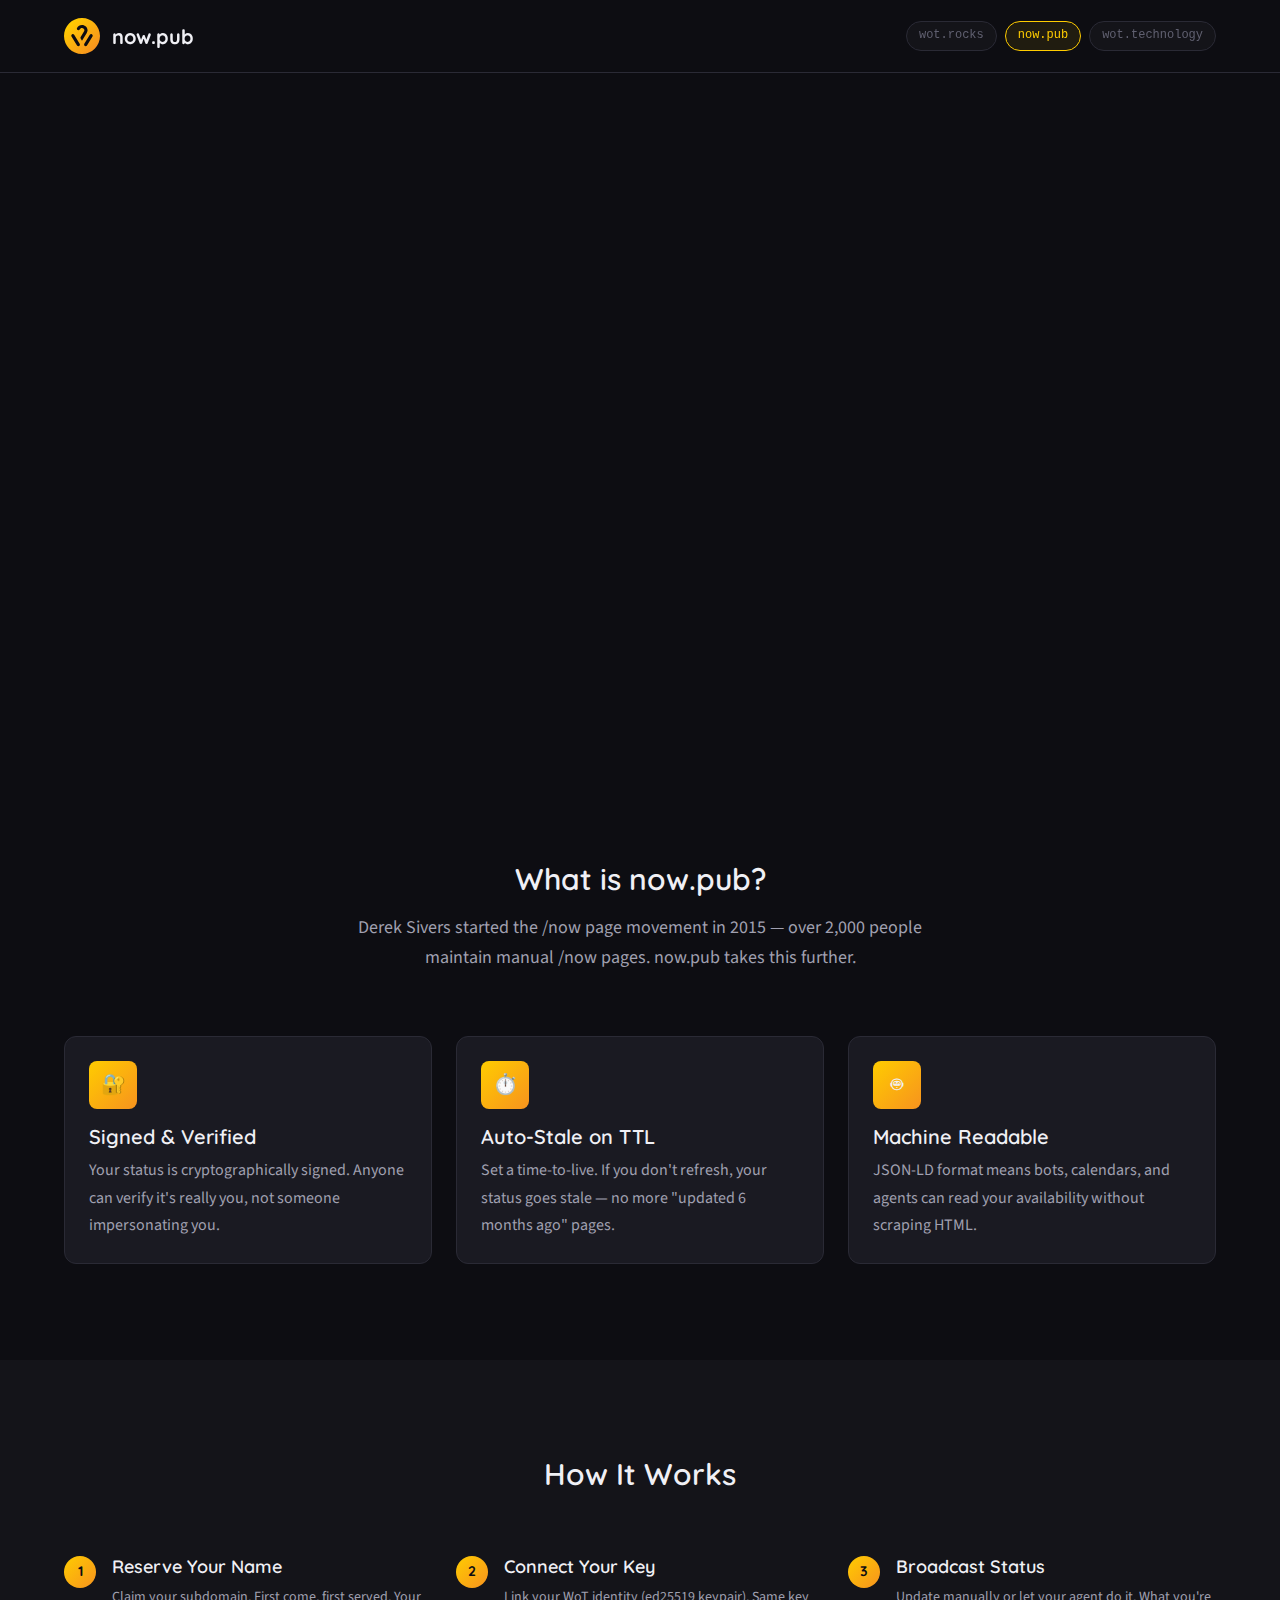
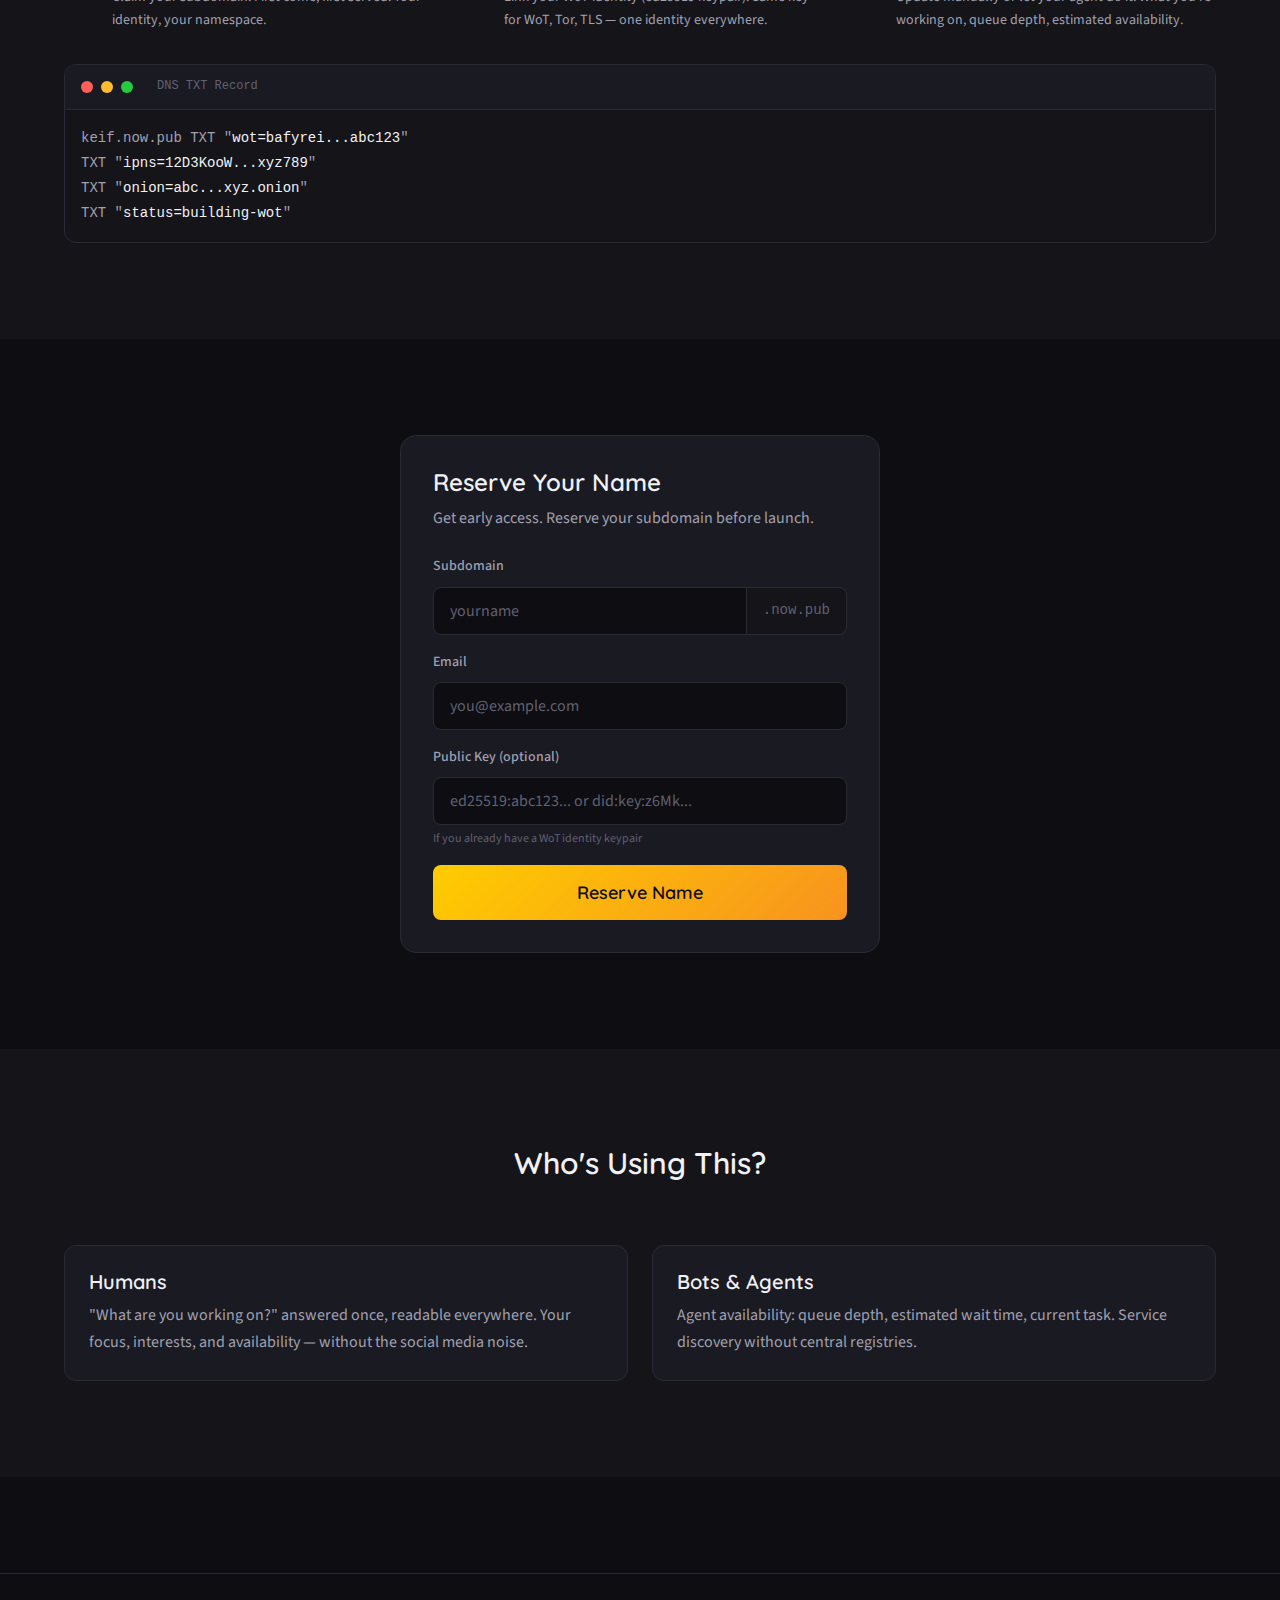
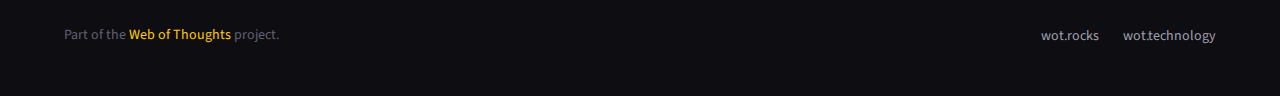
<file: Wellspring/wot-sites/now-pub/index.html>
<!DOCTYPE html>
<html lang="en">
<head>
  <meta charset="UTF-8">
  <meta name="viewport" content="width=device-width, initial-scale=1.0">
  <title>now.pub — Your Live Identity</title>
  <meta name="description" content="Claim your now.pub identity. Live status, availability, and presence on the Web of Thoughts.">

  <!-- Open Graph -->
  <meta property="og:title" content="now.pub — Your Live Identity">
  <meta property="og:description" content="Claim your identity namespace. Live status, signed presence, machine-readable.">
  <meta property="og:type" content="website">
  <meta property="og:url" content="https://now.pub">

  <link rel="stylesheet" href="../shared/design-system.css">

  <style>
    /* Page-specific styles */
    .hero__demo {
      margin-top: var(--space-8);
      display: flex;
      flex-direction: column;
      gap: var(--space-6);
    }

    .identity-preview {
      display: inline-flex;
      align-items: center;
      gap: var(--space-3);
      padding: var(--space-4) var(--space-6);
      background: var(--color-bg-card);
      border: 1px solid var(--color-border);
      border-radius: var(--radius-lg);
      font-family: var(--font-mono);
      font-size: var(--text-lg);
    }

    .identity-preview__status {
      width: 12px;
      height: 12px;
      background: var(--color-success);
      border-radius: 50%;
      animation: pulse 2s ease-in-out infinite;
    }

    .identity-preview__name {
      color: var(--color-primary);
    }

    .identity-preview__domain {
      color: var(--color-text-muted);
    }

    .how-it-works {
      display: grid;
      grid-template-columns: repeat(3, 1fr);
      gap: var(--space-6);
      margin-top: var(--space-8);
    }

    @media (max-width: 768px) {
      .how-it-works {
        grid-template-columns: 1fr;
      }
    }

    .step {
      position: relative;
      padding-left: var(--space-12);
    }

    .step__number {
      position: absolute;
      left: 0;
      top: 0;
      width: 32px;
      height: 32px;
      display: flex;
      align-items: center;
      justify-content: center;
      background: var(--gradient-brand);
      border-radius: var(--radius-full);
      font-family: var(--font-display);
      font-weight: 700;
      font-size: var(--text-sm);
      color: var(--color-bg);
    }

    .step__title {
      font-size: var(--text-lg);
      margin-bottom: var(--space-2);
    }

    .step__text {
      color: var(--color-text-muted);
      font-size: var(--text-sm);
    }
  </style>
</head>
<body>
  <!-- Navigation -->
  <nav class="nav">
    <div class="container nav__inner">
      <a href="/" class="nav__logo">
        <svg viewBox="0 0 600 600" width="36" height="36">
          <defs>
            <linearGradient id="logo-gradient" x1="87.97" y1="87.97" x2="512.03" y2="512.03" gradientUnits="userSpaceOnUse">
              <stop offset="0" stop-color="#fc0"/>
              <stop offset="1" stop-color="#f7931e"/>
            </linearGradient>
          </defs>
          <path d="M300,0C134.58,0,0,134.58,0,300S134.58,600,300,600,600,465.42,600,300,465.42,0,300,0ZM261.21,457.33h0a25.85,25.85,0,0,1-44,0L125.06,307.61a25.85,25.85,0,0,1,22-39.39h.09a25.86,25.86,0,0,1,22,12.31l92,149.73A25.86,25.86,0,0,1,261.21,457.33Zm38.67-79-22.07-35.91a25.86,25.86,0,0,1,0-27.07l47.41-77.14c13-21.23,14.45-31.13,14.45-34.4,0-20.19-18.15-37.25-39.65-37.25-16.1,0-30.33,9.57-36.45,22.86A25.38,25.38,0,0,1,240.4,203.8H240a25.86,25.86,0,0,1-22.81-38c15.31-28.67,47.1-48.89,82.84-48.89,50.16,0,92.52,39.81,92.52,86.93,0,17.78-8.75,36.72-15.5,49Zm175.06-70.71L382.83,457.34a25.85,25.85,0,0,1-44,0h0a25.86,25.86,0,0,1,0-27.07l92-149.73a25.86,25.86,0,0,1,22-12.31h.09A25.85,25.85,0,0,1,474.94,307.61Z" fill="url(#logo-gradient)"/>
        </svg>
        <span class="nav__logo-text">now.pub</span>
      </a>

      <div class="domain-pills">
        <a href="https://wot.rocks" class="domain-pill">wot.rocks</a>
        <a href="https://now.pub" class="domain-pill domain-pill--active">now.pub</a>
        <a href="https://wot.technology" class="domain-pill">wot.technology</a>
      </div>
    </div>
  </nav>

  <!-- Hero Section -->
  <section class="hero">
    <div class="container">
      <p class="hero__eyebrow animate-fade-in-up">Identity Namespace</p>
      <h1 class="hero__title animate-fade-in-up animate-delay-1">Your Live Identity</h1>
      <p class="hero__subtitle animate-fade-in-up animate-delay-2">
        Claim your <code>username.now.pub</code> — a live, signed identity that broadcasts
        your current focus, status, and availability. For humans and bots alike.
      </p>

      <div class="hero__demo animate-fade-in-up animate-delay-3">
        <div class="identity-preview">
          <span class="identity-preview__status"></span>
          <span class="identity-preview__name">keif</span>
          <span class="identity-preview__domain">.now.pub</span>
        </div>
      </div>
    </div>
  </section>

  <!-- What is now.pub -->
  <section class="section">
    <div class="container">
      <div class="section__header">
        <h2 class="section__title">What is now.pub?</h2>
        <p class="section__subtitle">
          Derek Sivers started the /now page movement in 2015 — over 2,000 people maintain manual /now pages.
          now.pub takes this further.
        </p>
      </div>

      <div class="grid grid--3">
        <div class="card">
          <div class="card__icon">🔐</div>
          <h3 class="card__title">Signed & Verified</h3>
          <p class="card__text">
            Your status is cryptographically signed. Anyone can verify it's really you,
            not someone impersonating you.
          </p>
        </div>

        <div class="card">
          <div class="card__icon">⏱️</div>
          <h3 class="card__title">Auto-Stale on TTL</h3>
          <p class="card__text">
            Set a time-to-live. If you don't refresh, your status goes stale — no more
            "updated 6 months ago" pages.
          </p>
        </div>

        <div class="card">
          <div class="card__icon">🤖</div>
          <h3 class="card__title">Machine Readable</h3>
          <p class="card__text">
            JSON-LD format means bots, calendars, and agents can read your availability
            without scraping HTML.
          </p>
        </div>
      </div>
    </div>
  </section>

  <!-- How It Works -->
  <section class="section section--alt">
    <div class="container">
      <div class="section__header">
        <h2 class="section__title">How It Works</h2>
      </div>

      <div class="how-it-works">
        <div class="step">
          <span class="step__number">1</span>
          <h4 class="step__title">Reserve Your Name</h4>
          <p class="step__text">
            Claim your subdomain. First come, first served. Your identity, your namespace.
          </p>
        </div>

        <div class="step">
          <span class="step__number">2</span>
          <h4 class="step__title">Connect Your Key</h4>
          <p class="step__text">
            Link your WoT identity (ed25519 keypair). Same key for WoT, Tor, TLS — one identity everywhere.
          </p>
        </div>

        <div class="step">
          <span class="step__number">3</span>
          <h4 class="step__title">Broadcast Status</h4>
          <p class="step__text">
            Update manually or let your agent do it. What you're working on, queue depth, estimated availability.
          </p>
        </div>
      </div>

      <div class="terminal mt-8">
        <div class="terminal__header">
          <span class="terminal__dot terminal__dot--red"></span>
          <span class="terminal__dot terminal__dot--yellow"></span>
          <span class="terminal__dot terminal__dot--green"></span>
          <span class="terminal__title">DNS TXT Record</span>
        </div>
        <div class="terminal__body">
          <span class="terminal__output">keif.now.pub  TXT  "</span><span class="terminal__command">wot=bafyrei...abc123</span><span class="terminal__output">"</span><br>
          <span class="terminal__output">              TXT  "</span><span class="terminal__command">ipns=12D3KooW...xyz789</span><span class="terminal__output">"</span><br>
          <span class="terminal__output">              TXT  "</span><span class="terminal__command">onion=abc...xyz.onion</span><span class="terminal__output">"</span><br>
          <span class="terminal__output">              TXT  "</span><span class="terminal__command">status=building-wot</span><span class="terminal__output">"</span>
        </div>
      </div>
    </div>
  </section>

  <!-- Reserve Form -->
  <section class="section" id="reserve">
    <div class="container container--narrow">
      <div class="signup-form" style="margin: 0 auto;">
        <h3 class="signup-form__title">Reserve Your Name</h3>
        <p class="signup-form__text">
          Get early access. Reserve your subdomain before launch.
        </p>

        <form id="signup-form">
          <div class="form-group">
            <label class="form-label" for="subdomain">Subdomain</label>
            <div class="input-group input-group--suffix">
              <input
                type="text"
                id="subdomain"
                name="subdomain"
                class="form-input"
                placeholder="yourname"
                pattern="[a-zA-Z0-9\-]{3,30}"
                required
              >
              <span class="input-suffix">.now.pub</span>
            </div>
          </div>

          <div class="form-group">
            <label class="form-label" for="email">Email</label>
            <input
              type="email"
              id="email"
              name="email"
              class="form-input"
              placeholder="you@example.com"
              required
            >
          </div>

          <div class="form-group">
            <label class="form-label" for="pubkey">Public Key (optional)</label>
            <input
              type="text"
              id="pubkey"
              name="pubkey"
              class="form-input"
              placeholder="ed25519:abc123... or did:key:z6Mk..."
            >
            <p class="text-dim" style="font-size: var(--text-xs); margin-top: var(--space-1);">
              If you already have a WoT identity keypair
            </p>
          </div>

          <button type="submit" class="btn btn--primary btn--large" style="width: 100%;">
            Reserve Name
          </button>

          <div id="form-message" style="margin-top: var(--space-4); display: none;"></div>
        </form>
      </div>
    </div>
  </section>

  <!-- Use Cases -->
  <section class="section section--alt">
    <div class="container">
      <div class="section__header">
        <h2 class="section__title">Who's Using This?</h2>
      </div>

      <div class="grid grid--2">
        <div class="card">
          <h3 class="card__title">Humans</h3>
          <p class="card__text">
            "What are you working on?" answered once, readable everywhere.
            Your focus, interests, and availability — without the social media noise.
          </p>
        </div>

        <div class="card">
          <h3 class="card__title">Bots & Agents</h3>
          <p class="card__text">
            Agent availability: queue depth, estimated wait time, current task.
            Service discovery without central registries.
          </p>
        </div>
      </div>
    </div>
  </section>

  <!-- Footer -->
  <footer class="footer">
    <div class="container footer__inner">
      <p class="footer__text">
        Part of the <a href="https://wot.rocks">Web of Thoughts</a> project.
      </p>
      <ul class="footer__links">
        <li><a href="https://wot.rocks" class="footer__link">wot.rocks</a></li>
        <li><a href="https://wot.technology" class="footer__link">wot.technology</a></li>
      </ul>
    </div>
  </footer>

  <script>
    // Form submission handler
    const form = document.getElementById('signup-form');
    const message = document.getElementById('form-message');

    form.addEventListener('submit', async (e) => {
      e.preventDefault();

      const subdomain = document.getElementById('subdomain').value.trim().toLowerCase();
      const email = document.getElementById('email').value.trim();
      const pubkey = document.getElementById('pubkey').value.trim() || null;

      // For now, just show success (API endpoint will be wired up later)
      // In production, this would POST to /api/now-pub/signup

      message.style.display = 'block';
      message.className = 'signup-form__success';
      message.textContent = `${subdomain}.now.pub has been reserved! We'll email you at ${email} when it's ready.`;

      form.reset();

      // Actual API call would be:
      // try {
      //   const res = await fetch('/api/now-pub/signup', {
      //     method: 'POST',
      //     headers: { 'Content-Type': 'application/json' },
      //     body: JSON.stringify({ subdomain, email, pubkey })
      //   });
      //   const data = await res.json();
      //   if (data.success) {
      //     message.className = 'signup-form__success';
      //     message.textContent = data.message;
      //   } else {
      //     message.className = 'signup-form__error';
      //     message.textContent = data.message;
      //   }
      // } catch (err) {
      //   message.className = 'signup-form__error';
      //   message.textContent = 'Something went wrong. Please try again.';
      // }
    });

    // Live preview of subdomain
    const subdomainInput = document.getElementById('subdomain');
    const preview = document.querySelector('.identity-preview__name');

    subdomainInput.addEventListener('input', (e) => {
      const value = e.target.value.trim().toLowerCase() || 'yourname';
      preview.textContent = value;
    });
  </script>
</body>
</html>
</file>
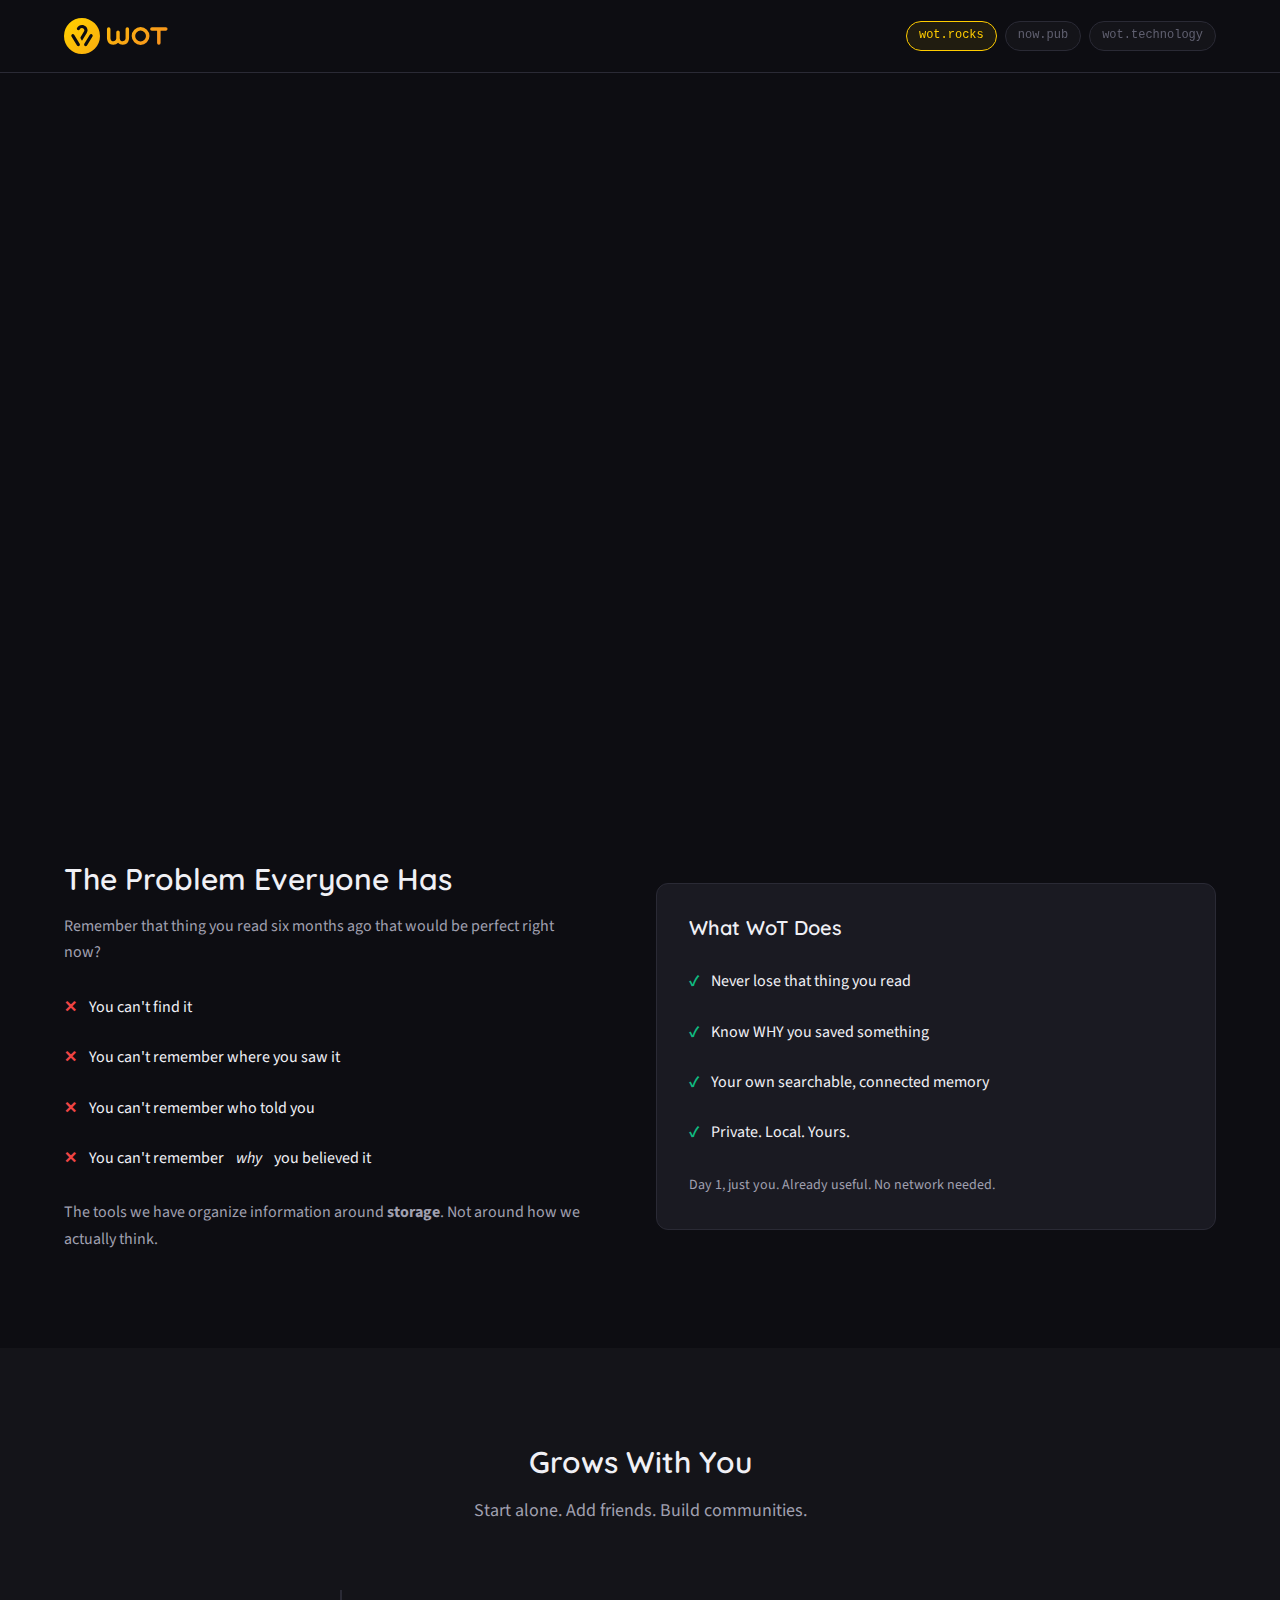
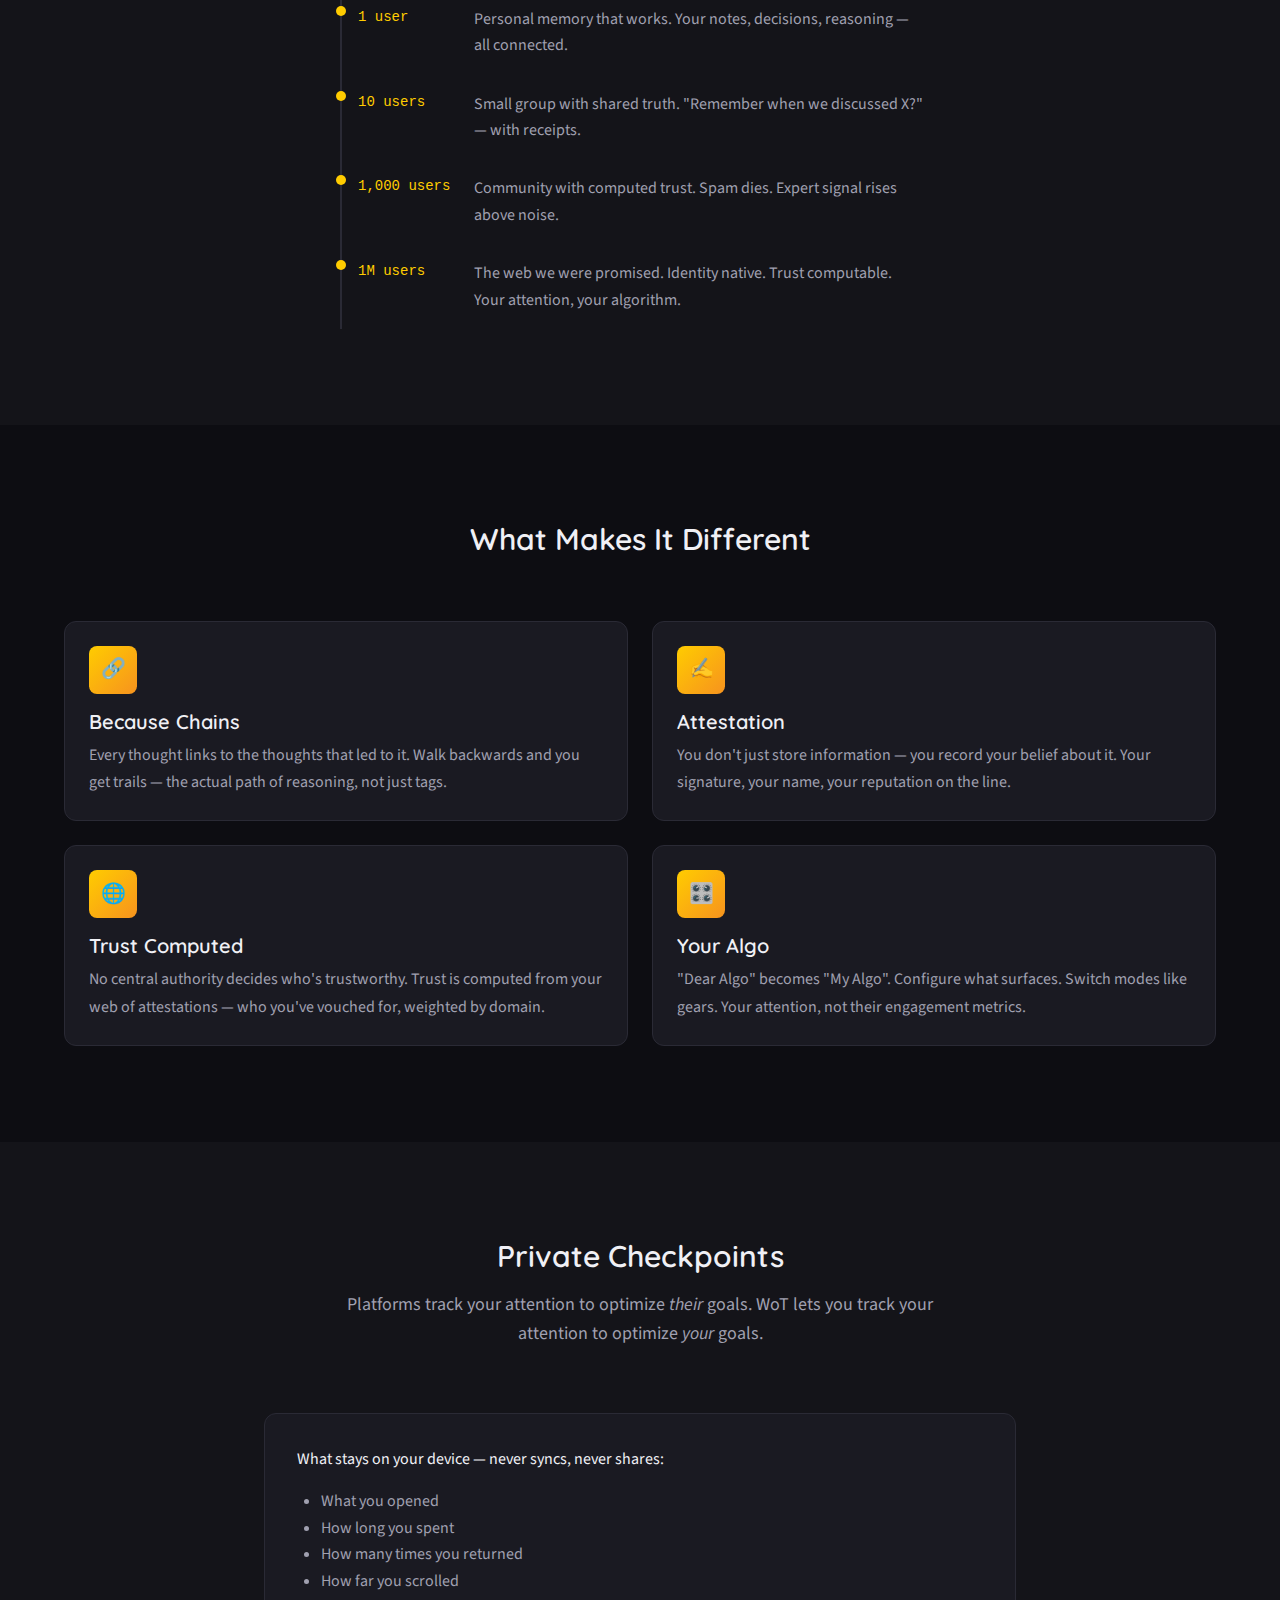
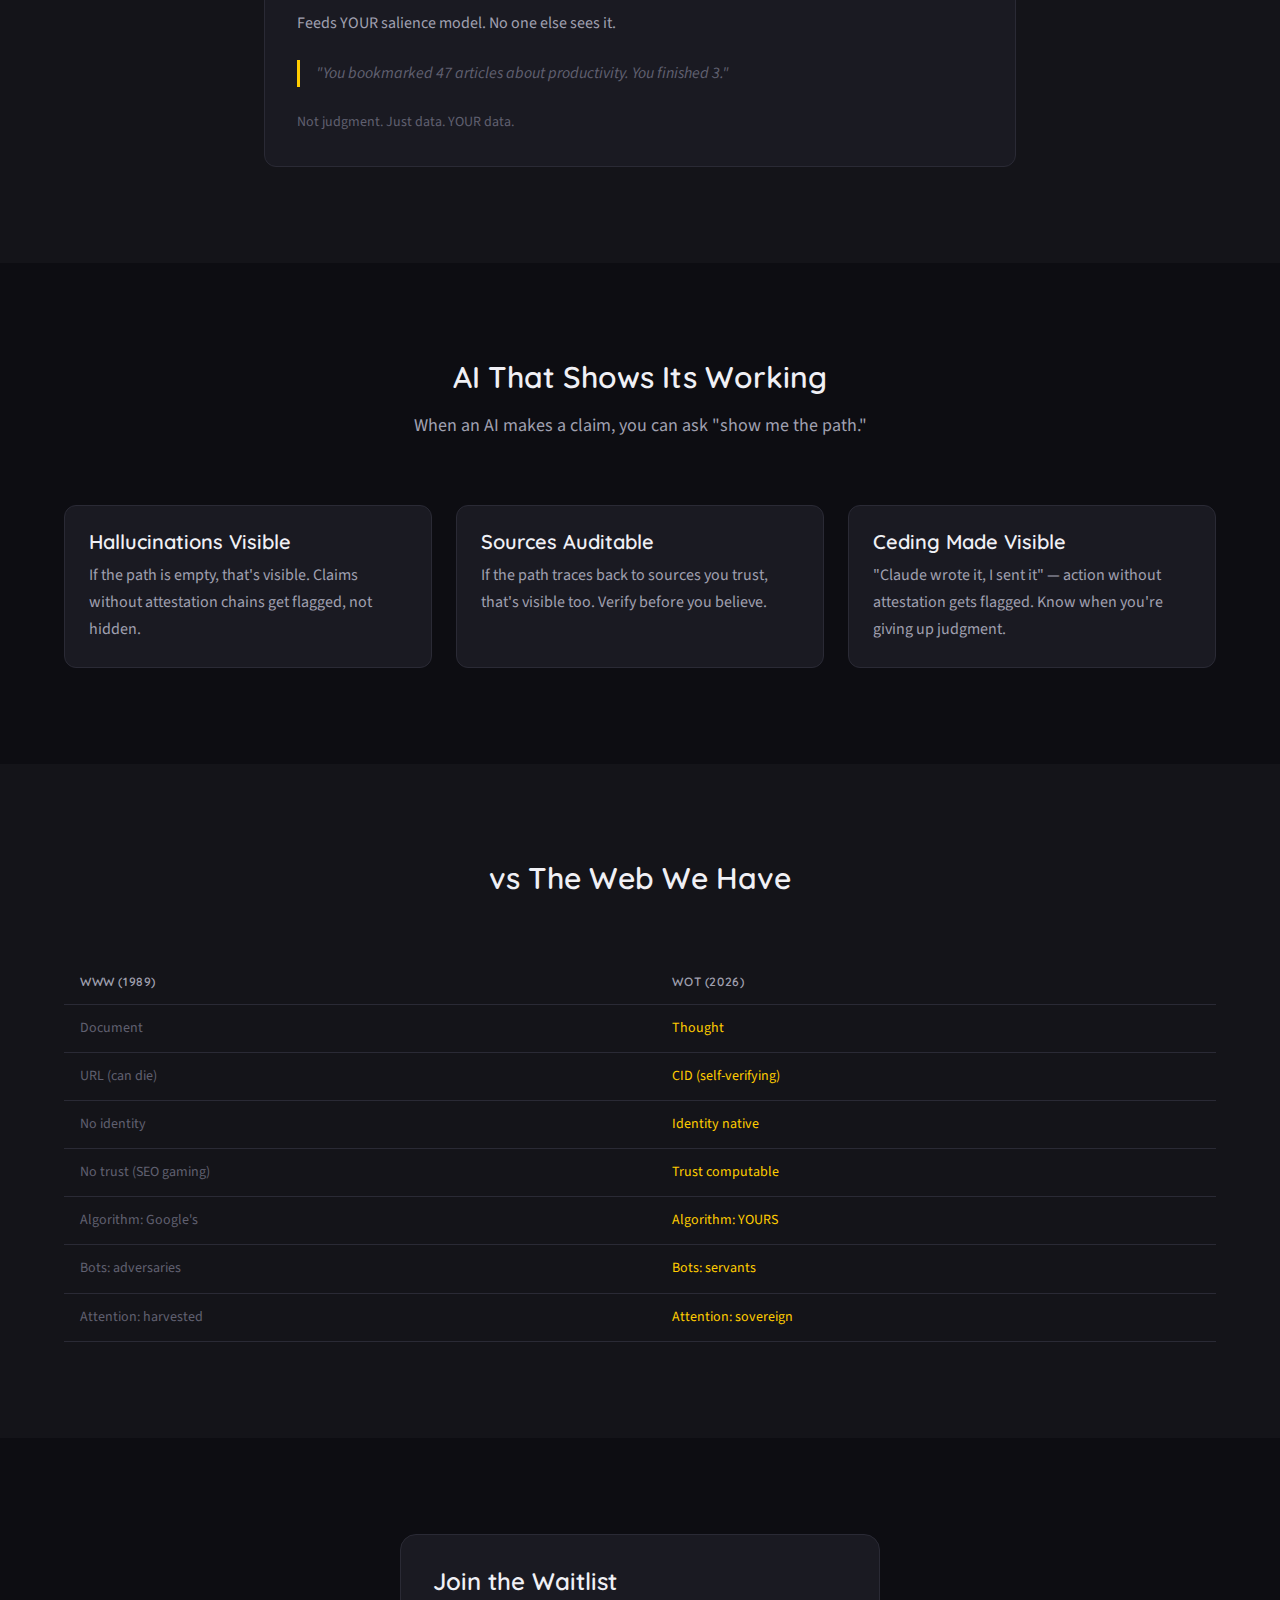
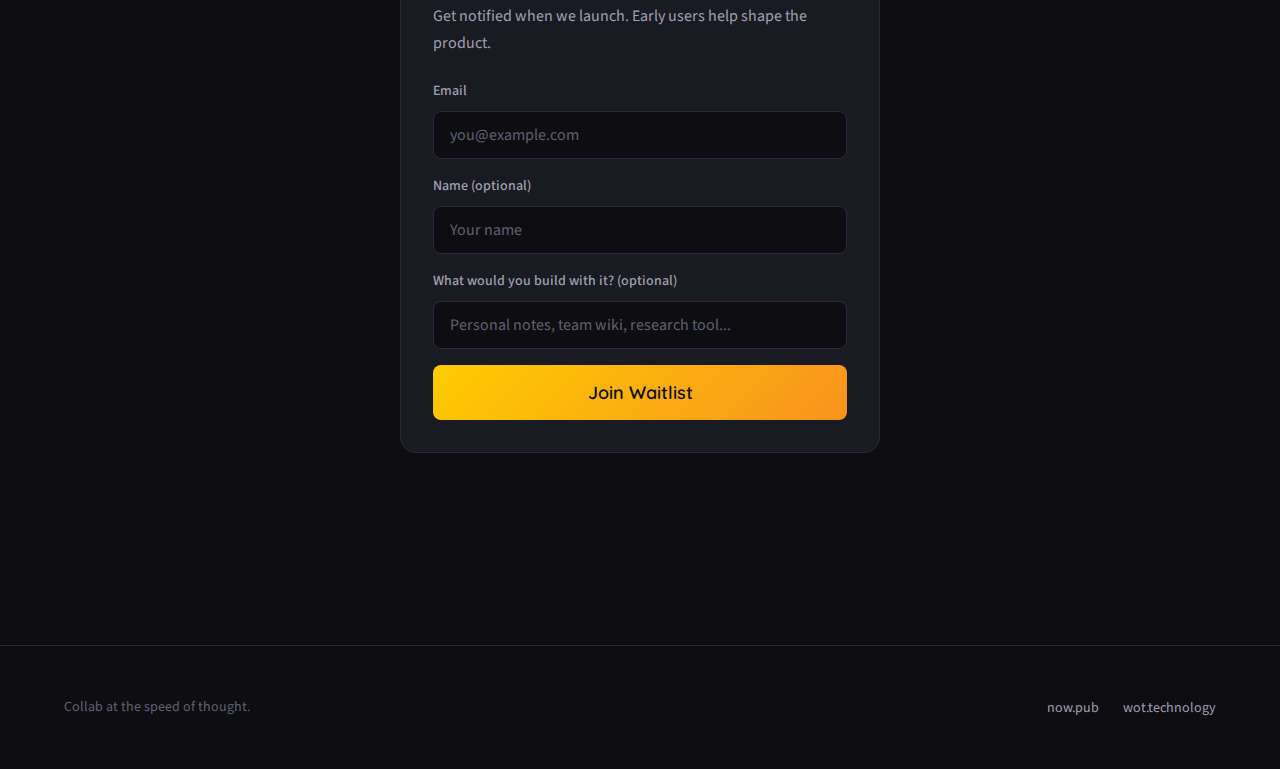
<file: Wellspring/wot-sites/wot-rocks/index.html>
<!DOCTYPE html>
<html lang="en">
<head>
  <meta charset="UTF-8">
  <meta name="viewport" content="width=device-width, initial-scale=1.0">
  <title>WoT — Web of Thoughts</title>
  <meta name="description" content="Track what you know, why you know it, and who told you. Your memory that works like your brain.">

  <!-- Open Graph -->
  <meta property="og:title" content="WoT — Web of Thoughts">
  <meta property="og:description" content="Collab at the speed of thought. Git for your brain. Useful alone. Transformative together.">
  <meta property="og:type" content="website">
  <meta property="og:url" content="https://wot.rocks">

  <link rel="stylesheet" href="../shared/design-system.css">

  <style>
    /* Page-specific styles */
    .tagline {
      font-family: var(--font-mono);
      font-size: var(--text-lg);
      color: var(--color-primary);
      margin-bottom: var(--space-4);
    }

    .problem-section {
      display: grid;
      grid-template-columns: 1fr 1fr;
      gap: var(--space-8);
      align-items: center;
    }

    @media (max-width: 768px) {
      .problem-section {
        grid-template-columns: 1fr;
      }
    }

    .problem-list {
      list-style: none;
    }

    .problem-list li {
      display: flex;
      align-items: flex-start;
      gap: var(--space-3);
      padding: var(--space-3) 0;
    }

    .problem-list li::before {
      content: "✕";
      color: var(--color-error);
      font-weight: bold;
      flex-shrink: 0;
    }

    .solution-list li::before {
      content: "✓";
      color: var(--color-success);
    }

    .value-progression {
      max-width: 600px;
      margin: 0 auto;
    }

    .value-item {
      display: grid;
      grid-template-columns: 100px 1fr;
      gap: var(--space-4);
      padding: var(--space-4);
      border-left: 2px solid var(--color-border);
      position: relative;
    }

    .value-item::before {
      content: "";
      position: absolute;
      left: -6px;
      top: var(--space-4);
      width: 10px;
      height: 10px;
      background: var(--color-primary);
      border-radius: 50%;
    }

    .value-item__count {
      font-family: var(--font-mono);
      color: var(--color-primary);
      font-size: var(--text-sm);
    }

    .value-item__text {
      color: var(--color-text-muted);
    }

    .mirror-quote {
      font-style: italic;
      color: var(--color-text-dim);
      border-left: 3px solid var(--color-primary);
      padding-left: var(--space-4);
      margin: var(--space-6) 0;
    }

    .feature-grid {
      display: grid;
      grid-template-columns: repeat(2, 1fr);
      gap: var(--space-6);
    }

    @media (max-width: 768px) {
      .feature-grid {
        grid-template-columns: 1fr;
      }
    }

    .comparison {
      overflow-x: auto;
    }
  </style>
</head>
<body>
  <!-- Navigation -->
  <nav class="nav">
    <div class="container nav__inner">
      <a href="/" class="nav__logo">
        <svg viewBox="0 0 600 208.54" height="36">
          <defs>
            <linearGradient id="logo-gradient" x1="128.81" y1="-67.66" x2="452.47" y2="255.99" gradientUnits="userSpaceOnUse">
              <stop offset="0" stop-color="#fc0"/>
              <stop offset="1" stop-color="#f7931e"/>
            </linearGradient>
          </defs>
          <path d="M104.27,0A104.27,104.27,0,1,0,208.54,104.27,104.39,104.39,0,0,0,104.27,0ZM90.79,159h0a9,9,0,0,1-15.31,0l-32-52a9,9,0,0,1,7.65-13.7h0a9,9,0,0,1,7.66,4.28l32,52.05A9,9,0,0,1,90.79,159Zm13.44-27.46L96.56,119a9,9,0,0,1,0-9.41L113,82.79c4.53-7.38,5-10.82,5-12,0-7-6.31-13-13.78-13a14,14,0,0,0-12.67,7.94,8.82,8.82,0,0,1-8.06,5h-.14a9,9,0,0,1-7.93-13.23,32.87,32.87,0,0,1,28.8-17c17.43,0,32.16,13.84,32.16,30.22,0,6.18-3.05,12.76-5.39,17Zm60.84-24.57-32,52a9,9,0,0,1-15.31,0h0a9,9,0,0,1,0-9.4l32-52.05a9,9,0,0,1,7.66-4.28h0A9,9,0,0,1,165.07,106.92Zm278.6-54.19a51.54,51.54,0,1,0,51.54,51.54A51.6,51.6,0,0,0,443.67,52.73Zm0,82.87A31.33,31.33,0,1,1,475,104.27,31.36,31.36,0,0,1,443.67,135.6ZM377,63.85v53.9a43.55,43.55,0,0,1-4.43,18c-6.15,12.29-17.73,19.06-32.62,19.06C328.79,154.8,319.51,151,313,144c-6.55,7-15.82,10.82-27,10.82-14.89,0-26.47-6.77-32.62-19.06a43.65,43.65,0,0,1-4.44-18V63.85a10.11,10.11,0,0,1,20.22,0v53.83a23.61,23.61,0,0,0,2.53,9.47c1.71,3.19,5.06,7.44,14.31,7.44,7.23,0,11.85-2.51,14.54-7.89a23.79,23.79,0,0,0,2.3-9V83.05a10.11,10.11,0,1,1,20.22,0v34.63a23.61,23.61,0,0,0,2.53,9.47c1.71,3.19,5.06,7.44,14.31,7.44,7.23,0,11.85-2.51,14.54-7.89a23.79,23.79,0,0,0,2.3-9V63.85a10.11,10.11,0,1,1,20.21,0Zm223,.45A10.31,10.31,0,0,1,589.58,74h-30s0,0,0,0v70.7A10.11,10.11,0,0,1,549,154.79a10.32,10.32,0,0,1-9.65-10.41V74s0,0,0,0H509.05A10.1,10.1,0,0,1,499,63.39a10.31,10.31,0,0,1,10.41-9.65h80.53A10.1,10.1,0,0,1,600,64.3Z" fill="url(#logo-gradient)"/>
        </svg>
      </a>

      <div class="domain-pills">
        <a href="https://wot.rocks" class="domain-pill domain-pill--active">wot.rocks</a>
        <a href="https://now.pub" class="domain-pill">now.pub</a>
        <a href="https://wot.technology" class="domain-pill">wot.technology</a>
      </div>
    </div>
  </nav>

  <!-- Hero Section -->
  <section class="hero">
    <div class="container">
      <p class="hero__eyebrow animate-fade-in-up">Web of Thoughts</p>
      <h1 class="hero__title hero__title--white animate-fade-in-up animate-delay-1">
        Track what you know,<br>
        <span style="background: var(--gradient-brand); -webkit-background-clip: text; -webkit-text-fill-color: transparent; background-clip: text;">why you know it,</span><br>
        and who told you.
      </h1>
      <p class="hero__subtitle animate-fade-in-up animate-delay-2">
        Your memory that works like your brain. Private first. Shareable when ready.
        Git for your brain — useful alone, transformative together.
      </p>
      <div class="hero__actions animate-fade-in-up animate-delay-3">
        <a href="#waitlist" class="btn btn--primary btn--large">Join the Waitlist</a>
        <a href="https://wot.technology" class="btn btn--secondary btn--large">Read the Spec</a>
      </div>
    </div>
  </section>

  <!-- The Problem -->
  <section class="section">
    <div class="container">
      <div class="problem-section">
        <div>
          <h2>The Problem Everyone Has</h2>
          <p class="text-muted mt-4">
            Remember that thing you read six months ago that would be perfect right now?
          </p>
          <ul class="problem-list mt-4">
            <li>You can't find it</li>
            <li>You can't remember where you saw it</li>
            <li>You can't remember who told you</li>
            <li>You can't remember <em>why</em> you believed it</li>
          </ul>
          <p class="text-muted mt-4">
            The tools we have organize information around <strong>storage</strong>.
            Not around how we actually think.
          </p>
        </div>

        <div class="card" style="padding: var(--space-8);">
          <h3 class="card__title">What WoT Does</h3>
          <ul class="problem-list solution-list mt-4">
            <li>Never lose that thing you read</li>
            <li>Know WHY you saved something</li>
            <li>Your own searchable, connected memory</li>
            <li>Private. Local. Yours.</li>
          </ul>
          <p class="text-muted mt-4" style="font-size: var(--text-sm);">
            Day 1, just you. Already useful. No network needed.
          </p>
        </div>
      </div>
    </div>
  </section>

  <!-- Value Progression -->
  <section class="section section--alt">
    <div class="container">
      <div class="section__header">
        <h2 class="section__title">Grows With You</h2>
        <p class="section__subtitle">
          Start alone. Add friends. Build communities.
        </p>
      </div>

      <div class="value-progression">
        <div class="value-item">
          <span class="value-item__count">1 user</span>
          <span class="value-item__text">Personal memory that works. Your notes, decisions, reasoning — all connected.</span>
        </div>
        <div class="value-item">
          <span class="value-item__count">10 users</span>
          <span class="value-item__text">Small group with shared truth. "Remember when we discussed X?" — with receipts.</span>
        </div>
        <div class="value-item">
          <span class="value-item__count">1,000 users</span>
          <span class="value-item__text">Community with computed trust. Spam dies. Expert signal rises above noise.</span>
        </div>
        <div class="value-item">
          <span class="value-item__count">1M users</span>
          <span class="value-item__text">The web we were promised. Identity native. Trust computable. Your attention, your algorithm.</span>
        </div>
      </div>
    </div>
  </section>

  <!-- Key Features -->
  <section class="section">
    <div class="container">
      <div class="section__header">
        <h2 class="section__title">What Makes It Different</h2>
      </div>

      <div class="feature-grid">
        <div class="card">
          <div class="card__icon">🔗</div>
          <h3 class="card__title">Because Chains</h3>
          <p class="card__text">
            Every thought links to the thoughts that led to it. Walk backwards and you get trails —
            the actual path of reasoning, not just tags.
          </p>
        </div>

        <div class="card">
          <div class="card__icon">✍️</div>
          <h3 class="card__title">Attestation</h3>
          <p class="card__text">
            You don't just store information — you record your belief about it.
            Your signature, your name, your reputation on the line.
          </p>
        </div>

        <div class="card">
          <div class="card__icon">🌐</div>
          <h3 class="card__title">Trust Computed</h3>
          <p class="card__text">
            No central authority decides who's trustworthy. Trust is computed from your
            web of attestations — who you've vouched for, weighted by domain.
          </p>
        </div>

        <div class="card">
          <div class="card__icon">🎛️</div>
          <h3 class="card__title">Your Algo</h3>
          <p class="card__text">
            "Dear Algo" becomes "My Algo". Configure what surfaces.
            Switch modes like gears. Your attention, not their engagement metrics.
          </p>
        </div>
      </div>
    </div>
  </section>

  <!-- The Uncomfortable Mirror -->
  <section class="section section--alt">
    <div class="container container--narrow">
      <div class="section__header">
        <h2 class="section__title">Private Checkpoints</h2>
        <p class="section__subtitle">
          Platforms track your attention to optimize <em>their</em> goals.
          WoT lets you track your attention to optimize <em>your</em> goals.
        </p>
      </div>

      <div class="card" style="padding: var(--space-8);">
        <p>What stays on your device — never syncs, never shares:</p>
        <ul class="text-muted mt-4" style="list-style: disc; margin-left: var(--space-6);">
          <li>What you opened</li>
          <li>How long you spent</li>
          <li>How many times you returned</li>
          <li>How far you scrolled</li>
        </ul>

        <p class="text-muted mt-4">
          Feeds YOUR salience model. No one else sees it.
        </p>

        <blockquote class="mirror-quote">
          "You bookmarked 47 articles about productivity. You finished 3."
        </blockquote>

        <p class="text-dim" style="font-size: var(--text-sm);">
          Not judgment. Just data. YOUR data.
        </p>
      </div>
    </div>
  </section>

  <!-- AI Angle -->
  <section class="section">
    <div class="container">
      <div class="section__header">
        <h2 class="section__title">AI That Shows Its Working</h2>
        <p class="section__subtitle">
          When an AI makes a claim, you can ask "show me the path."
        </p>
      </div>

      <div class="grid grid--3">
        <div class="card">
          <h4 class="card__title">Hallucinations Visible</h4>
          <p class="card__text">
            If the path is empty, that's visible. Claims without attestation chains
            get flagged, not hidden.
          </p>
        </div>

        <div class="card">
          <h4 class="card__title">Sources Auditable</h4>
          <p class="card__text">
            If the path traces back to sources you trust, that's visible too.
            Verify before you believe.
          </p>
        </div>

        <div class="card">
          <h4 class="card__title">Ceding Made Visible</h4>
          <p class="card__text">
            "Claude wrote it, I sent it" — action without attestation gets flagged.
            Know when you're giving up judgment.
          </p>
        </div>
      </div>
    </div>
  </section>

  <!-- Comparison -->
  <section class="section section--alt">
    <div class="container">
      <div class="section__header">
        <h2 class="section__title">vs The Web We Have</h2>
      </div>

      <div class="comparison">
        <table class="comparison-table">
          <thead>
            <tr>
              <th>WWW (1989)</th>
              <th>WoT (2026)</th>
            </tr>
          </thead>
          <tbody>
            <tr>
              <td>Document</td>
              <td>Thought</td>
            </tr>
            <tr>
              <td>URL (can die)</td>
              <td>CID (self-verifying)</td>
            </tr>
            <tr>
              <td>No identity</td>
              <td>Identity native</td>
            </tr>
            <tr>
              <td>No trust (SEO gaming)</td>
              <td>Trust computable</td>
            </tr>
            <tr>
              <td>Algorithm: Google's</td>
              <td>Algorithm: YOURS</td>
            </tr>
            <tr>
              <td>Bots: adversaries</td>
              <td>Bots: servants</td>
            </tr>
            <tr>
              <td>Attention: harvested</td>
              <td>Attention: sovereign</td>
            </tr>
          </tbody>
        </table>
      </div>
    </div>
  </section>

  <!-- Waitlist Form -->
  <section class="section" id="waitlist">
    <div class="container container--narrow">
      <div class="signup-form" style="margin: 0 auto;">
        <h3 class="signup-form__title">Join the Waitlist</h3>
        <p class="signup-form__text">
          Get notified when we launch. Early users help shape the product.
        </p>

        <form id="signup-form">
          <div class="form-group">
            <label class="form-label" for="email">Email</label>
            <input
              type="email"
              id="email"
              name="email"
              class="form-input"
              placeholder="you@example.com"
              required
            >
          </div>

          <div class="form-group">
            <label class="form-label" for="name">Name (optional)</label>
            <input
              type="text"
              id="name"
              name="name"
              class="form-input"
              placeholder="Your name"
            >
          </div>

          <div class="form-group">
            <label class="form-label" for="use_case">What would you build with it? (optional)</label>
            <input
              type="text"
              id="use_case"
              name="use_case"
              class="form-input"
              placeholder="Personal notes, team wiki, research tool..."
            >
          </div>

          <button type="submit" class="btn btn--primary btn--large" style="width: 100%;">
            Join Waitlist
          </button>

          <div id="form-message" style="margin-top: var(--space-4); display: none;"></div>
        </form>
      </div>
    </div>
  </section>

  <!-- Footer -->
  <footer class="footer">
    <div class="container footer__inner">
      <p class="footer__text">
        Collab at the speed of thought.
      </p>
      <ul class="footer__links">
        <li><a href="https://now.pub" class="footer__link">now.pub</a></li>
        <li><a href="https://wot.technology" class="footer__link">wot.technology</a></li>
      </ul>
    </div>
  </footer>

  <script>
    const form = document.getElementById('signup-form');
    const message = document.getElementById('form-message');

    form.addEventListener('submit', async (e) => {
      e.preventDefault();

      const email = document.getElementById('email').value.trim();
      const name = document.getElementById('name').value.trim() || null;
      const use_case = document.getElementById('use_case').value.trim() || null;

      message.style.display = 'block';
      message.className = 'signup-form__success';
      message.textContent = `You're on the waitlist! We'll email you at ${email} when we launch.`;

      form.reset();
    });
  </script>
</body>
</html>
</file>
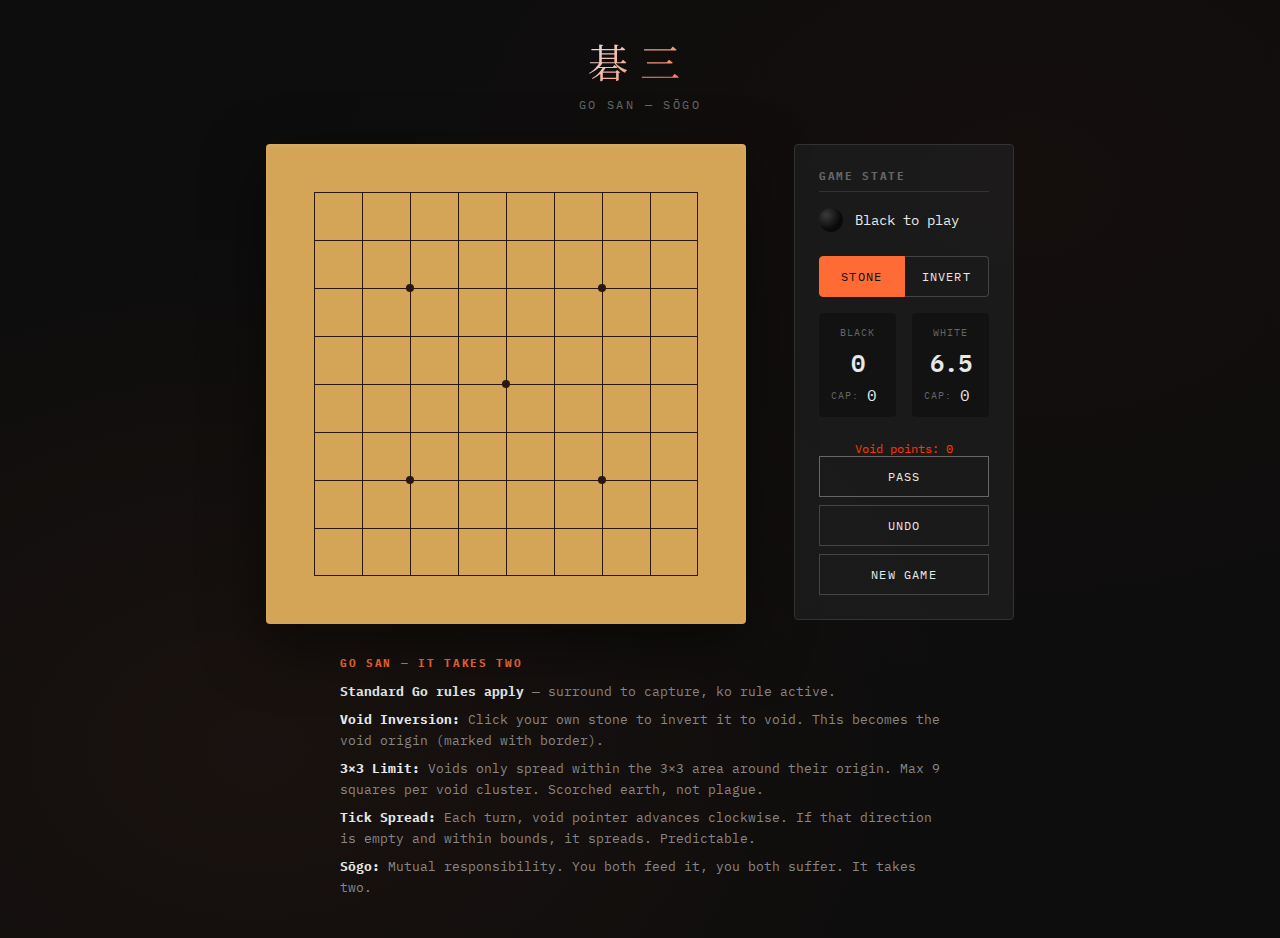
<file: Wellspring/wot-no/go-san.html>
<!DOCTYPE html>
<html lang="en">
<head>
    <meta charset="UTF-8">
    <meta name="viewport" content="width=device-width, initial-scale=1.0">
    <title>Go San — 碁三</title>
    <style>
        @import url('https://fonts.googleapis.com/css2?family=IBM+Plex+Mono:wght@400;600&family=Noto+Serif+JP:wght@400;700&display=swap');
        
        * {
            box-sizing: border-box;
            margin: 0;
            padding: 0;
        }
        
        :root {
            --board-color: #d4a556;
            --board-dark: #b8934a;
            --line-color: #2a1810;
            --void-color: #1a0a05;
            --void-glow: #ff3300;
            --black-stone: #0a0a0a;
            --white-stone: #f5f5f0;
            --bg: #0d0d0d;
            --text: #e8e8e8;
            --accent: #ff6b35;
        }
        
        body {
            font-family: 'IBM Plex Mono', monospace;
            background: var(--bg);
            color: var(--text);
            min-height: 100vh;
            display: flex;
            flex-direction: column;
            align-items: center;
            padding: 2rem;
            background-image: 
                radial-gradient(ellipse at 20% 80%, rgba(255, 107, 53, 0.05) 0%, transparent 50%),
                radial-gradient(ellipse at 80% 20%, rgba(255, 51, 0, 0.03) 0%, transparent 50%);
        }
        
        h1 {
            font-family: 'Noto Serif JP', serif;
            font-size: 2.5rem;
            font-weight: 400;
            letter-spacing: 0.3em;
            margin-bottom: 0.5rem;
            background: linear-gradient(135deg, var(--text) 0%, var(--accent) 100%);
            -webkit-background-clip: text;
            -webkit-text-fill-color: transparent;
            background-clip: text;
        }
        
        .subtitle {
            font-size: 0.75rem;
            letter-spacing: 0.2em;
            color: #666;
            margin-bottom: 2rem;
            text-transform: uppercase;
        }
        
        .game-container {
            display: flex;
            gap: 3rem;
            align-items: flex-start;
            flex-wrap: wrap;
            justify-content: center;
        }
        
        .board-wrapper {
            position: relative;
        }
        
        .board {
            display: grid;
            grid-template-columns: repeat(9, 48px);
            grid-template-rows: repeat(9, 48px);
            background: var(--board-color);
            padding: 24px;
            border-radius: 4px;
            box-shadow: 
                0 20px 60px rgba(0, 0, 0, 0.5),
                inset 0 2px 4px rgba(255, 255, 255, 0.1);
            position: relative;
        }
        
        /* Grid lines - drawn so intersections are at cell centers */
        .board::before {
            content: '';
            position: absolute;
            top: 48px;  /* 24px padding + 24px to center of first cell */
            left: 48px;
            right: 48px;
            bottom: 48px;
            pointer-events: none;
            background-image: 
                linear-gradient(var(--line-color) 1px, transparent 1px),
                linear-gradient(90deg, var(--line-color) 1px, transparent 1px);
            background-size: 48px 48px;
            background-position: 0 0;
        }
        
        /* Edge lines */
        .board::after {
            content: '';
            position: absolute;
            top: 48px;
            left: 48px;
            right: 48px;
            bottom: 48px;
            border: 1px solid var(--line-color);
            pointer-events: none;
        }
        
        .intersection {
            width: 48px;
            height: 48px;
            display: flex;
            align-items: center;
            justify-content: center;
            cursor: pointer;
            position: relative;
            z-index: 1;
        }
        
        .intersection:hover::after {
            content: '';
            position: absolute;
            width: 40px;
            height: 40px;
            border-radius: 50%;
            background: rgba(255, 255, 255, 0.15);
            pointer-events: none;
        }
        
        .intersection.void-mode:hover::after {
            background: rgba(255, 51, 0, 0.3);
            border-radius: 2px;
        }
        
        .stone {
            width: 42px;
            height: 42px;
            border-radius: 50%;
            position: relative;
            transition: transform 0.1s ease;
        }
        
        .stone.black {
            background: radial-gradient(ellipse at 30% 30%, #3a3a3a, var(--black-stone) 60%);
            box-shadow: 
                2px 3px 6px rgba(0, 0, 0, 0.4),
                inset -2px -2px 4px rgba(255, 255, 255, 0.05);
        }
        
        .stone.white {
            background: radial-gradient(ellipse at 30% 30%, #ffffff, var(--white-stone) 60%);
            box-shadow: 
                2px 3px 6px rgba(0, 0, 0, 0.3),
                inset -2px -2px 4px rgba(0, 0, 0, 0.05);
        }
        
        .stone.last-move::before {
            content: '';
            position: absolute;
            top: 50%;
            left: 50%;
            transform: translate(-50%, -50%);
            width: 10px;
            height: 10px;
            border-radius: 50%;
            background: var(--accent);
        }
        
        .void-marker {
            width: 44px;
            height: 44px;
            background: var(--void-color);
            position: relative;
            animation: void-pulse 2s ease-in-out infinite;
        }
        
        .void-marker::before {
            content: '';
            position: absolute;
            inset: -2px;
            background: linear-gradient(45deg, var(--void-glow), transparent, var(--void-glow));
            opacity: 0.6;
            z-index: -1;
        }
        
        .void-pointer {
            position: absolute;
            top: 50%;
            left: 50%;
            width: 0;
            height: 0;
            border-left: 6px solid transparent;
            border-right: 6px solid transparent;
            border-bottom: 14px solid var(--void-glow);
            transform-origin: center center;
            filter: drop-shadow(0 0 4px var(--void-glow));
        }
        
        .void-marker.contained {
            animation: none;
            opacity: 0.6;
            box-shadow: 0 0 5px var(--void-glow), inset 0 0 5px rgba(255, 51, 0, 0.2);
        }
        
        .void-marker.contained::after {
            content: '▪';
            position: absolute;
            top: 50%;
            left: 50%;
            transform: translate(-50%, -50%);
            color: var(--void-glow);
            font-size: 0.8rem;
            opacity: 0.5;
        }
        
        .void-marker.origin {
            border: 2px solid var(--void-glow);
        }
        
        @keyframes void-pulse {
            0%, 100% { box-shadow: 0 0 10px var(--void-glow), inset 0 0 10px rgba(255, 51, 0, 0.3); }
            50% { box-shadow: 0 0 20px var(--void-glow), inset 0 0 15px rgba(255, 51, 0, 0.5); }
        }
        
        .star-point {
            position: absolute;
            width: 8px;
            height: 8px;
            background: var(--line-color);
            border-radius: 50%;
            pointer-events: none;
            z-index: 0;
        }
        
        .panel {
            background: rgba(30, 30, 30, 0.8);
            border: 1px solid #333;
            border-radius: 4px;
            padding: 1.5rem;
            min-width: 220px;
        }
        
        .panel h2 {
            font-size: 0.7rem;
            letter-spacing: 0.15em;
            color: #666;
            text-transform: uppercase;
            margin-bottom: 1rem;
            padding-bottom: 0.5rem;
            border-bottom: 1px solid #333;
        }
        
        .turn-indicator {
            display: flex;
            align-items: center;
            gap: 0.75rem;
            margin-bottom: 1.5rem;
        }
        
        .turn-stone {
            width: 24px;
            height: 24px;
            border-radius: 50%;
        }
        
        .turn-stone.black {
            background: radial-gradient(ellipse at 30% 30%, #3a3a3a, var(--black-stone) 60%);
        }
        
        .turn-stone.white {
            background: radial-gradient(ellipse at 30% 30%, #ffffff, var(--white-stone) 60%);
        }
        
        .turn-text {
            font-size: 0.85rem;
        }
        
        .scores {
            display: grid;
            grid-template-columns: 1fr 1fr;
            gap: 1rem;
            margin-bottom: 1.5rem;
        }
        
        .score-box {
            text-align: center;
            padding: 0.75rem;
            background: rgba(0, 0, 0, 0.3);
            border-radius: 4px;
        }
        
        .score-label {
            font-size: 0.65rem;
            color: #666;
            text-transform: uppercase;
            letter-spacing: 0.1em;
        }
        
        .score-value {
            font-size: 1.5rem;
            font-weight: 600;
            margin-top: 0.25rem;
        }
        
        .controls {
            display: flex;
            flex-direction: column;
            gap: 0.5rem;
        }
        
        button {
            font-family: 'IBM Plex Mono', monospace;
            font-size: 0.75rem;
            letter-spacing: 0.1em;
            padding: 0.75rem 1rem;
            border: 1px solid #444;
            background: transparent;
            color: var(--text);
            cursor: pointer;
            transition: all 0.2s ease;
            text-transform: uppercase;
        }
        
        button:hover {
            background: rgba(255, 255, 255, 0.05);
            border-color: var(--accent);
        }
        
        button.active {
            background: var(--accent);
            border-color: var(--accent);
            color: var(--bg);
        }
        
        button.pass {
            border-color: #666;
        }
        
        .mode-toggle {
            display: flex;
            margin-bottom: 1rem;
        }
        
        .mode-toggle button {
            flex: 1;
            border-radius: 0;
        }
        
        .mode-toggle button:first-child {
            border-radius: 4px 0 0 4px;
        }
        
        .mode-toggle button:last-child {
            border-radius: 0 4px 4px 0;
            border-left: none;
        }
        
        .rules {
            margin-top: 2rem;
            max-width: 600px;
            text-align: left;
        }
        
        .rules h3 {
            font-size: 0.7rem;
            letter-spacing: 0.15em;
            color: var(--accent);
            text-transform: uppercase;
            margin-bottom: 0.75rem;
        }
        
        .rules p {
            font-size: 0.8rem;
            line-height: 1.6;
            color: #888;
            margin-bottom: 0.5rem;
        }
        
        .rules strong {
            color: var(--text);
        }
        
        .message {
            position: fixed;
            top: 2rem;
            left: 50%;
            transform: translateX(-50%);
            background: var(--accent);
            color: var(--bg);
            padding: 0.75rem 1.5rem;
            border-radius: 4px;
            font-size: 0.85rem;
            opacity: 0;
            transition: opacity 0.3s ease;
            pointer-events: none;
        }
        
        .message.show {
            opacity: 1;
        }
        
        .captured-display {
            display: flex;
            align-items: center;
            gap: 0.5rem;
            margin-top: 0.25rem;
        }
        
        .captured-stones {
            display: flex;
            gap: 2px;
        }
        
        .captured-stone {
            width: 12px;
            height: 12px;
            border-radius: 50%;
            opacity: 0.7;
        }
        
        .captured-stone.black {
            background: var(--black-stone);
        }
        
        .captured-stone.white {
            background: var(--white-stone);
        }
        
        .void-count {
            font-size: 0.75rem;
            color: var(--void-glow);
            margin-top: 1rem;
            text-align: center;
        }
    </style>
</head>
<body>
    <h1>碁三</h1>
    <p class="subtitle">Go San — Sōgo</p>
    
    <div class="game-container">
        <div class="board-wrapper">
            <div class="board" id="board"></div>
        </div>
        
        <div class="panel">
            <h2>Game State</h2>
            
            <div class="turn-indicator">
                <div class="turn-stone" id="turnStone"></div>
                <span class="turn-text" id="turnText">Black to play</span>
            </div>
            
            <div class="mode-toggle">
                <button id="stoneMode" class="active">Stone</button>
                <button id="voidMode">Invert</button>
            </div>
            
            <div class="scores">
                <div class="score-box">
                    <div class="score-label">Black</div>
                    <div class="score-value" id="blackScore">0</div>
                    <div class="captured-display">
                        <span class="score-label">cap:</span>
                        <span id="blackCaptured">0</span>
                    </div>
                </div>
                <div class="score-box">
                    <div class="score-label">White</div>
                    <div class="score-value" id="whiteScore">0</div>
                    <div class="captured-display">
                        <span class="score-label">cap:</span>
                        <span id="whiteCaptured">0</span>
                    </div>
                </div>
            </div>
            
            <div class="void-count" id="voidCount">Void points: 0</div>
            
            <div class="controls">
                <button class="pass" id="passBtn">Pass</button>
                <button id="undoBtn">Undo</button>
                <button id="resetBtn">New Game</button>
            </div>
        </div>
    </div>
    
    <div class="rules">
        <h3>Go San — It Takes Two</h3>
        <p><strong>Standard Go rules apply</strong> — surround to capture, ko rule active.</p>
        <p><strong>Void Inversion:</strong> Click your own stone to invert it to void. This becomes the void origin (marked with border).</p>
        <p><strong>3×3 Limit:</strong> Voids only spread within the 3×3 area around their origin. Max 9 squares per void cluster. Scorched earth, not plague.</p>
        <p><strong>Tick Spread:</strong> Each turn, void pointer advances clockwise. If that direction is empty and within bounds, it spreads. Predictable.</p>
        <p><strong>Sōgo:</strong> Mutual responsibility. You both feed it, you both suffer. It takes two.</p>
    </div>
    
    <div class="message" id="message"></div>

    <script>
        const EMPTY = 0;
        const BLACK = 1;
        const WHITE = 2;
        const VOID = 3;
        
        // 8 directions clockwise from North
        const DIRECTIONS = [
            [-1, 0],  // N
            [-1, 1],  // NE
            [0, 1],   // E
            [1, 1],   // SE
            [1, 0],   // S
            [1, -1],  // SW
            [0, -1],  // W
            [-1, -1]  // NW
        ];
        const DIR_NAMES = ['N', 'NE', 'E', 'SE', 'S', 'SW', 'W', 'NW'];
        
        let board = [];
        let voidData = {}; // key: "row,col" -> { pointer: 0-7, originRow, originCol }
        let currentPlayer = BLACK;
        let mode = 'stone'; // 'stone' or 'void'
        let captures = { [BLACK]: 0, [WHITE]: 0 };
        let history = [];
        let lastMove = null;
        let koPoint = null;
        let consecutivePasses = 0;
        let gameEnded = false;
        
        const starPoints = [
            [2, 2], [2, 6], [6, 2], [6, 6], [4, 4]
        ];
        
        function init() {
            board = Array(9).fill(null).map(() => Array(9).fill(EMPTY));
            voidData = {};
            currentPlayer = BLACK;
            captures = { [BLACK]: 0, [WHITE]: 0 };
            history = [];
            lastMove = null;
            koPoint = null;
            consecutivePasses = 0;
            gameEnded = false;
            render();
        }
        
        function render() {
            const boardEl = document.getElementById('board');
            boardEl.innerHTML = '';
            
            // Add star points at intersections
            starPoints.forEach(([row, col]) => {
                const star = document.createElement('div');
                star.className = 'star-point';
                star.style.left = `${48 + col * 48}px`;  // 24px padding + 24px to cell center
                star.style.top = `${48 + row * 48}px`;
                star.style.transform = 'translate(-50%, -50%)';
                boardEl.appendChild(star);
            });
            
            for (let row = 0; row < 9; row++) {
                for (let col = 0; col < 9; col++) {
                    const cell = document.createElement('div');
                    cell.className = 'intersection';
                    if (mode === 'void') cell.classList.add('void-mode');
                    cell.dataset.row = row;
                    cell.dataset.col = col;
                    
                    const state = board[row][col];
                    if (state === BLACK || state === WHITE) {
                        const stone = document.createElement('div');
                        stone.className = `stone ${state === BLACK ? 'black' : 'white'}`;
                        if (lastMove && lastMove.row === row && lastMove.col === col) {
                            stone.classList.add('last-move');
                        }
                        cell.appendChild(stone);
                    } else if (state === VOID) {
                        const voidMarker = document.createElement('div');
                        voidMarker.className = 'void-marker';
                        
                        const data = voidData[`${row},${col}`];
                        if (data) {
                            const { pointer, originRow, originCol } = data;
                            
                            // Check if this void can still spread anywhere in its 3x3
                            let canSpread = false;
                            for (let i = 0; i < 8; i++) {
                                const [dr, dc] = DIRECTIONS[i];
                                const nr = row + dr;
                                const nc = col + dc;
                                if (canVoidSpreadTo(nr, nc, originRow, originCol)) {
                                    canSpread = true;
                                    break;
                                }
                            }
                            
                            if (canSpread) {
                                // Show current pointer direction
                                const arrow = document.createElement('div');
                                arrow.className = 'void-pointer';
                                const rotation = pointer * 45;
                                arrow.style.transform = `translate(-50%, -100%) rotate(${rotation}deg)`;
                                arrow.title = `Pointing ${DIR_NAMES[pointer]}`;
                                voidMarker.appendChild(arrow);
                            } else {
                                voidMarker.classList.add('contained');
                            }
                            
                            // Mark origin void differently
                            if (row === originRow && col === originCol) {
                                voidMarker.classList.add('origin');
                            }
                        }
                        
                        cell.appendChild(voidMarker);
                    }
                    
                    cell.addEventListener('click', () => handleClick(row, col));
                    boardEl.appendChild(cell);
                }
            }
            
            // Update UI
            document.getElementById('turnStone').className = `turn-stone ${currentPlayer === BLACK ? 'black' : 'white'}`;
            document.getElementById('turnText').textContent = `${currentPlayer === BLACK ? 'Black' : 'White'} to play`;
            document.getElementById('blackCaptured').textContent = captures[BLACK];
            document.getElementById('whiteCaptured').textContent = captures[WHITE];
            
            // Count voids
            let voidCount = 0;
            for (let r = 0; r < 9; r++) {
                for (let c = 0; c < 9; c++) {
                    if (board[r][c] === VOID) voidCount++;
                }
            }
            document.getElementById('voidCount').textContent = `Void points: ${voidCount}`;
            
            updateScores();
        }
        
        function handleClick(row, col) {
            if (gameEnded) {
                showMessage('Game ended — start new game');
                return;
            }
            if (mode === 'void') {
                placeVoid(row, col);
            } else {
                if (board[row][col] !== EMPTY) {
                    showMessage('Position occupied');
                    return;
                }
                placeStone(row, col);
            }
        }
        
        function placeVoid(row, col) {
            // Can only convert your own stone to void
            if (board[row][col] !== currentPlayer) {
                if (board[row][col] === EMPTY) {
                    showMessage('Must convert your own stone');
                } else if (board[row][col] === VOID) {
                    showMessage('Already void');
                } else {
                    showMessage("Can't convert opponent's stone");
                }
                return;
            }
            
            // Save state for undo
            saveState();
            
            board[row][col] = VOID;
            // Origin voids track themselves as origin, pointer starts North
            voidData[`${row},${col}`] = { 
                pointer: 0, 
                originRow: row, 
                originCol: col 
            };
            lastMove = { row, col, type: 'void' };
            consecutivePasses = 0;
            
            // Check for cascading captures after void placement
            const cascadeCaptures = checkCascadeCaptures();
            
            currentPlayer = currentPlayer === BLACK ? WHITE : BLACK;
            koPoint = null;
            
            // Spread voids at end of turn
            const spreadCount = spreadVoids();
            
            render();
            
            let messages = ['Stone inverted'];
            if (cascadeCaptures > 0) messages.push(`${cascadeCaptures} captured`);
            if (spreadCount > 0) messages.push(`${spreadCount} spread`);
            showMessage(messages.join(', '));
        }
        
        function isWithinOrigin(row, col, originRow, originCol) {
            // Check if position is within the 3x3 centered on origin
            return Math.abs(row - originRow) <= 1 && Math.abs(col - originCol) <= 1;
        }
        
        function canVoidSpreadTo(row, col, originRow, originCol) {
            // Check if position is on board
            if (row < 0 || row > 8 || col < 0 || col > 8) return false;
            
            // Must be empty
            if (board[row][col] !== EMPTY) return false;
            
            // Must be within origin's 3x3
            if (!isWithinOrigin(row, col, originRow, originCol)) return false;
            
            return true;
        }
        
        function spreadVoids() {
            let spreadCount = 0;
            const newVoids = [];
            
            // Process each void
            for (let r = 0; r < 9; r++) {
                for (let c = 0; c < 9; c++) {
                    if (board[r][c] === VOID) {
                        const key = `${r},${c}`;
                        const data = voidData[key];
                        if (!data) continue;
                        
                        const { pointer, originRow, originCol } = data;
                        const [dr, dc] = DIRECTIONS[pointer];
                        const nr = r + dr;
                        const nc = c + dc;
                        
                        // Try to spread in current pointer direction
                        if (canVoidSpreadTo(nr, nc, originRow, originCol)) {
                            newVoids.push({ 
                                row: nr, 
                                col: nc, 
                                originRow, 
                                originCol 
                            });
                            spreadCount++;
                        }
                        
                        // Advance pointer regardless
                        voidData[key].pointer = (pointer + 1) % 8;
                    }
                }
            }
            
            // Apply new voids (inherit origin from parent)
            newVoids.forEach(({ row, col, originRow, originCol }) => {
                board[row][col] = VOID;
                voidData[`${row},${col}`] = { 
                    pointer: 0, 
                    originRow, 
                    originCol 
                };
            });
            
            // Check for captures caused by void spread
            if (spreadCount > 0) {
                checkCascadeCaptures();
            }
            
            return spreadCount;
        }
        
        function placeStone(row, col) {
            // Check ko
            if (koPoint && koPoint.row === row && koPoint.col === col) {
                showMessage('Ko violation');
                return;
            }
            
            // Save state for undo
            saveState();
            
            board[row][col] = currentPlayer;
            
            // Check for captures
            const opponent = currentPlayer === BLACK ? WHITE : BLACK;
            let captured = [];
            
            getNeighbors(row, col).forEach(([nr, nc]) => {
                if (board[nr][nc] === opponent) {
                    const group = getGroup(nr, nc);
                    if (getLiberties(group).length === 0) {
                        captured = captured.concat(group);
                    }
                }
            });
            
            // Check self-capture (suicide)
            if (captured.length === 0) {
                const selfGroup = getGroup(row, col);
                if (getLiberties(selfGroup).length === 0) {
                    board[row][col] = EMPTY;
                    history.pop(); // Remove saved state
                    showMessage('Suicide not allowed');
                    return;
                }
            }
            
            // Remove captured stones
            captured.forEach(([cr, cc]) => {
                board[cr][cc] = EMPTY;
                captures[currentPlayer]++;
            });
            
            // Set ko point if single capture
            if (captured.length === 1) {
                const selfGroup = getGroup(row, col);
                if (selfGroup.length === 1 && getLiberties(selfGroup).length === 1) {
                    koPoint = { row: captured[0][0], col: captured[0][1] };
                } else {
                    koPoint = null;
                }
            } else {
                koPoint = null;
            }
            
            // Check cascade captures (groups now have fewer liberties due to new stone)
            const cascadeCaptures = checkCascadeCaptures();
            
            lastMove = { row, col, type: 'stone' };
            consecutivePasses = 0;
            currentPlayer = currentPlayer === BLACK ? WHITE : BLACK;
            
            // Spread voids at end of turn
            const spreadCount = spreadVoids();
            
            render();
            
            let messages = [];
            if (captured.length > 0) messages.push(`${captured.length} captured`);
            if (cascadeCaptures > 0) messages.push(`${cascadeCaptures} cascade`);
            if (spreadCount > 0) messages.push(`${spreadCount} void spread`);
            if (messages.length > 0) {
                showMessage(messages.join(', '));
            }
        }
        
        function checkCascadeCaptures() {
            let totalCaptured = 0;
            let changed = true;
            
            while (changed) {
                changed = false;
                for (let r = 0; r < 9; r++) {
                    for (let c = 0; c < 9; c++) {
                        if (board[r][c] === BLACK || board[r][c] === WHITE) {
                            const group = getGroup(r, c);
                            if (getLiberties(group).length === 0) {
                                const color = board[r][c];
                                const capturer = color === BLACK ? WHITE : BLACK;
                                group.forEach(([gr, gc]) => {
                                    board[gr][gc] = EMPTY;
                                    captures[capturer]++;
                                    totalCaptured++;
                                });
                                changed = true;
                            }
                        }
                    }
                }
            }
            
            return totalCaptured;
        }
        
        function getNeighbors(row, col) {
            const neighbors = [];
            if (row > 0) neighbors.push([row - 1, col]);
            if (row < 8) neighbors.push([row + 1, col]);
            if (col > 0) neighbors.push([row, col - 1]);
            if (col < 8) neighbors.push([row, col + 1]);
            return neighbors;
        }
        
        function getGroup(row, col) {
            const color = board[row][col];
            if (color === EMPTY || color === VOID) return [];
            
            const group = [];
            const visited = new Set();
            const stack = [[row, col]];
            
            while (stack.length > 0) {
                const [r, c] = stack.pop();
                const key = `${r},${c}`;
                
                if (visited.has(key)) continue;
                if (board[r][c] !== color) continue;
                
                visited.add(key);
                group.push([r, c]);
                
                getNeighbors(r, c).forEach(([nr, nc]) => {
                    if (!visited.has(`${nr},${nc}`)) {
                        stack.push([nr, nc]);
                    }
                });
            }
            
            return group;
        }
        
        function getLiberties(group) {
            const liberties = new Set();
            
            group.forEach(([r, c]) => {
                getNeighbors(r, c).forEach(([nr, nc]) => {
                    if (board[nr][nc] === EMPTY) {
                        liberties.add(`${nr},${nc}`);
                    }
                    // VOID blocks liberties - it's not a liberty
                });
            });
            
            return Array.from(liberties);
        }
        
        function saveState() {
            history.push({
                board: board.map(row => [...row]),
                voidData: JSON.parse(JSON.stringify(voidData)),
                currentPlayer,
                captures: { ...captures },
                lastMove,
                koPoint
            });
        }
        
        function undo() {
            if (history.length === 0) {
                showMessage('Nothing to undo');
                return;
            }
            
            const state = history.pop();
            board = state.board;
            voidData = state.voidData;
            currentPlayer = state.currentPlayer;
            captures = state.captures;
            lastMove = state.lastMove;
            koPoint = state.koPoint;
            consecutivePasses = 0;
            
            render();
        }
        
        function pass() {
            if (gameEnded) {
                showMessage('Game ended — start new game');
                return;
            }
            saveState();
            consecutivePasses++;
            lastMove = null;
            currentPlayer = currentPlayer === BLACK ? WHITE : BLACK;
            koPoint = null;
            
            // Spread voids even on pass
            const spreadCount = spreadVoids();
            
            if (consecutivePasses >= 2) {
                endGame();
            } else {
                render();
                let msg = `${currentPlayer === BLACK ? 'White' : 'Black'} passed`;
                if (spreadCount > 0) msg += `, ${spreadCount} void spread`;
                showMessage(msg);
            }
        }
        
        function endGame() {
            gameEnded = true;
            updateScores();
            render();
            const blackScore = parseInt(document.getElementById('blackScore').textContent);
            const whiteScore = parseInt(document.getElementById('whiteScore').textContent);
            
            let result;
            if (blackScore > whiteScore) {
                result = `Black wins by ${blackScore - whiteScore} points`;
            } else if (whiteScore > blackScore) {
                result = `White wins by ${whiteScore - blackScore} points`;
            } else {
                result = 'Draw';
            }
            
            showMessage(`Game Over! ${result}`);
        }
        
        function updateScores() {
            // Simple territory counting (empty points surrounded by one color)
            let blackTerritory = 0;
            let whiteTerritory = 0;
            
            const visited = new Set();
            
            for (let r = 0; r < 9; r++) {
                for (let c = 0; c < 9; c++) {
                    if (board[r][c] === EMPTY && !visited.has(`${r},${c}`)) {
                        const { territory, owner } = floodFillTerritory(r, c, visited);
                        if (owner === BLACK) {
                            blackTerritory += territory;
                        } else if (owner === WHITE) {
                            whiteTerritory += territory;
                        }
                    }
                }
            }
            
            // Add captures + territory
            document.getElementById('blackScore').textContent = blackTerritory + captures[BLACK];
            document.getElementById('whiteScore').textContent = whiteTerritory + captures[WHITE] + 6.5; // Komi
        }
        
        function floodFillTerritory(startRow, startCol, visited) {
            const territory = [];
            const borders = new Set();
            const stack = [[startRow, startCol]];
            
            while (stack.length > 0) {
                const [r, c] = stack.pop();
                const key = `${r},${c}`;
                
                if (visited.has(key)) continue;
                
                if (board[r][c] === EMPTY) {
                    visited.add(key);
                    territory.push([r, c]);
                    
                    getNeighbors(r, c).forEach(([nr, nc]) => {
                        stack.push([nr, nc]);
                    });
                } else if (board[r][c] === BLACK || board[r][c] === WHITE) {
                    borders.add(board[r][c]);
                }
                // VOID doesn't count as a border - territory is void-bounded
            }
            
            let owner = null;
            if (borders.size === 1) {
                owner = borders.values().next().value;
            }
            
            return { territory: territory.length, owner };
        }
        
        function showMessage(text) {
            const msg = document.getElementById('message');
            msg.textContent = text;
            msg.classList.add('show');
            setTimeout(() => msg.classList.remove('show'), 2000);
        }
        
        function setMode(newMode) {
            mode = newMode;
            document.getElementById('stoneMode').classList.toggle('active', mode === 'stone');
            document.getElementById('voidMode').classList.toggle('active', mode === 'void');
            render();
        }
        
        // Event listeners
        document.getElementById('stoneMode').addEventListener('click', () => setMode('stone'));
        document.getElementById('voidMode').addEventListener('click', () => setMode('void'));
        document.getElementById('passBtn').addEventListener('click', pass);
        document.getElementById('undoBtn').addEventListener('click', undo);
        document.getElementById('resetBtn').addEventListener('click', init);
        
        // Keyboard shortcuts
        document.addEventListener('keydown', (e) => {
            if (e.key === 'v') setMode('void');
            if (e.key === 's') setMode('stone');
            if (e.key === 'p') pass();
            if (e.key === 'u' || (e.ctrlKey && e.key === 'z')) undo();
        });
        
        // Initialize
        init();
    </script>
</body>
</html>
</file>
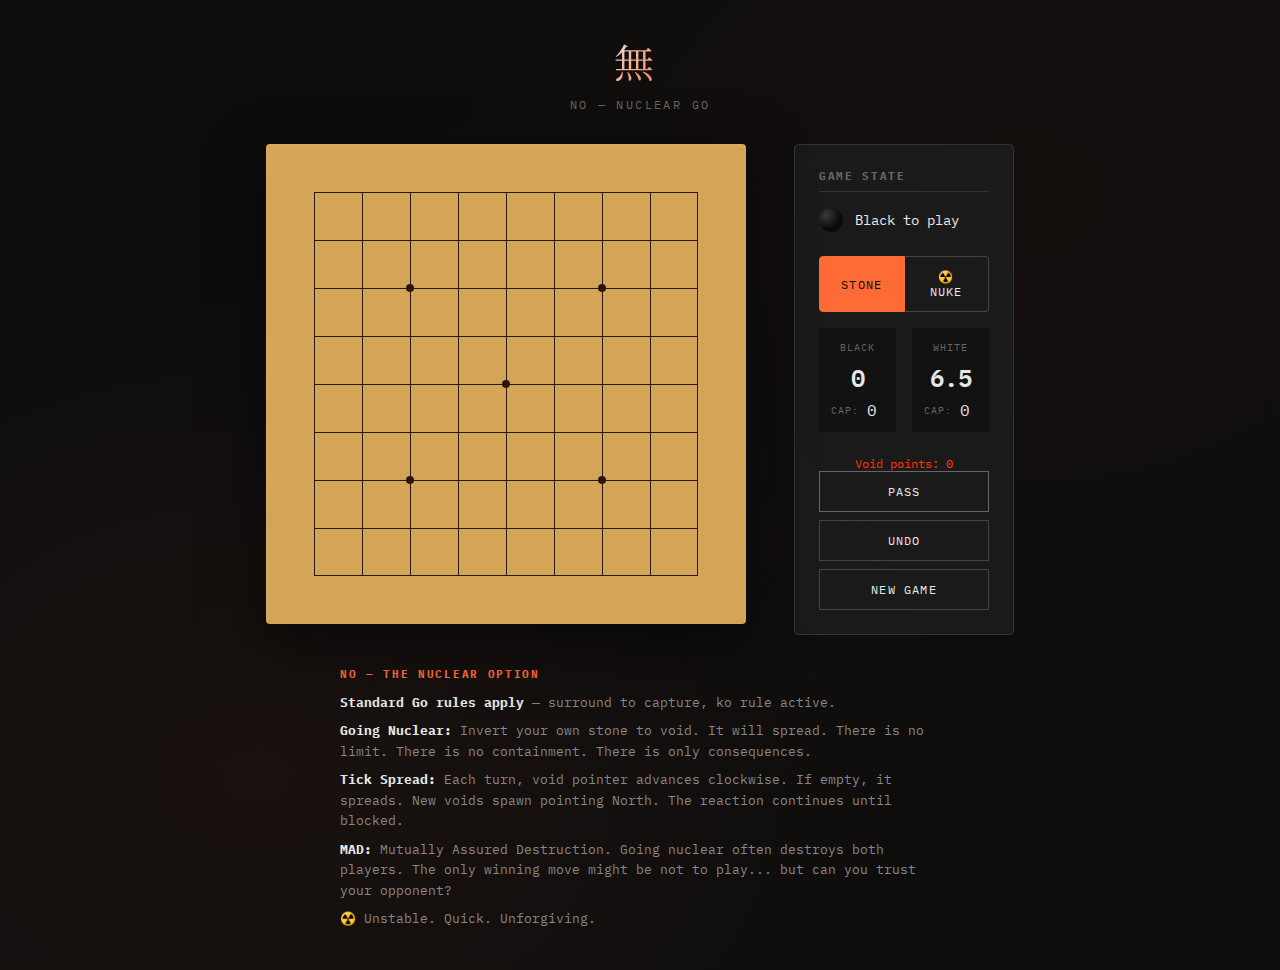
<file: Wellspring/wot-no/no.html>
<!DOCTYPE html>
<html lang="en">
<head>
    <meta charset="UTF-8">
    <meta name="viewport" content="width=device-width, initial-scale=1.0">
    <title>No — Nuclear Go</title>
    <style>
        @import url('https://fonts.googleapis.com/css2?family=IBM+Plex+Mono:wght@400;600&family=Noto+Serif+JP:wght@400;700&display=swap');
        
        * {
            box-sizing: border-box;
            margin: 0;
            padding: 0;
        }
        
        :root {
            --board-color: #d4a556;
            --board-dark: #b8934a;
            --line-color: #2a1810;
            --void-color: #1a0a05;
            --void-glow: #ff3300;
            --black-stone: #0a0a0a;
            --white-stone: #f5f5f0;
            --bg: #0d0d0d;
            --text: #e8e8e8;
            --accent: #ff6b35;
        }
        
        body {
            font-family: 'IBM Plex Mono', monospace;
            background: var(--bg);
            color: var(--text);
            min-height: 100vh;
            display: flex;
            flex-direction: column;
            align-items: center;
            padding: 2rem;
            background-image: 
                radial-gradient(ellipse at 20% 80%, rgba(255, 107, 53, 0.05) 0%, transparent 50%),
                radial-gradient(ellipse at 80% 20%, rgba(255, 51, 0, 0.03) 0%, transparent 50%);
        }
        
        h1 {
            font-family: 'Noto Serif JP', serif;
            font-size: 2.5rem;
            font-weight: 400;
            letter-spacing: 0.3em;
            margin-bottom: 0.5rem;
            background: linear-gradient(135deg, var(--text) 0%, var(--accent) 100%);
            -webkit-background-clip: text;
            -webkit-text-fill-color: transparent;
            background-clip: text;
        }
        
        .subtitle {
            font-size: 0.75rem;
            letter-spacing: 0.2em;
            color: #666;
            margin-bottom: 2rem;
            text-transform: uppercase;
        }
        
        .game-container {
            display: flex;
            gap: 3rem;
            align-items: flex-start;
            flex-wrap: wrap;
            justify-content: center;
        }
        
        .board-wrapper {
            position: relative;
        }
        
        .board {
            display: grid;
            grid-template-columns: repeat(9, 48px);
            grid-template-rows: repeat(9, 48px);
            background: var(--board-color);
            padding: 24px;
            border-radius: 4px;
            box-shadow: 
                0 20px 60px rgba(0, 0, 0, 0.5),
                inset 0 2px 4px rgba(255, 255, 255, 0.1);
            position: relative;
        }
        
        /* Grid lines - drawn so intersections are at cell centers */
        .board::before {
            content: '';
            position: absolute;
            top: 48px;  /* 24px padding + 24px to center of first cell */
            left: 48px;
            right: 48px;
            bottom: 48px;
            pointer-events: none;
            background-image: 
                linear-gradient(var(--line-color) 1px, transparent 1px),
                linear-gradient(90deg, var(--line-color) 1px, transparent 1px);
            background-size: 48px 48px;
            background-position: 0 0;
        }
        
        /* Edge lines */
        .board::after {
            content: '';
            position: absolute;
            top: 48px;
            left: 48px;
            right: 48px;
            bottom: 48px;
            border: 1px solid var(--line-color);
            pointer-events: none;
        }
        
        .intersection {
            width: 48px;
            height: 48px;
            display: flex;
            align-items: center;
            justify-content: center;
            cursor: pointer;
            position: relative;
            z-index: 1;
        }
        
        .intersection:hover::after {
            content: '';
            position: absolute;
            width: 40px;
            height: 40px;
            border-radius: 50%;
            background: rgba(255, 255, 255, 0.15);
            pointer-events: none;
        }
        
        .intersection.void-mode:hover::after {
            background: rgba(255, 51, 0, 0.3);
            border-radius: 2px;
        }
        
        .stone {
            width: 42px;
            height: 42px;
            border-radius: 50%;
            position: relative;
            transition: transform 0.1s ease;
        }
        
        .stone.black {
            background: radial-gradient(ellipse at 30% 30%, #3a3a3a, var(--black-stone) 60%);
            box-shadow: 
                2px 3px 6px rgba(0, 0, 0, 0.4),
                inset -2px -2px 4px rgba(255, 255, 255, 0.05);
        }
        
        .stone.white {
            background: radial-gradient(ellipse at 30% 30%, #ffffff, var(--white-stone) 60%);
            box-shadow: 
                2px 3px 6px rgba(0, 0, 0, 0.3),
                inset -2px -2px 4px rgba(0, 0, 0, 0.05);
        }
        
        .stone.last-move::before {
            content: '';
            position: absolute;
            top: 50%;
            left: 50%;
            transform: translate(-50%, -50%);
            width: 10px;
            height: 10px;
            border-radius: 50%;
            background: var(--accent);
        }
        
        .void-marker {
            width: 44px;
            height: 44px;
            background: var(--void-color);
            position: relative;
            animation: void-pulse 2s ease-in-out infinite;
        }
        
        .void-marker::before {
            content: '';
            position: absolute;
            inset: -2px;
            background: linear-gradient(45deg, var(--void-glow), transparent, var(--void-glow));
            opacity: 0.6;
            z-index: -1;
        }
        
        .void-pointer {
            position: absolute;
            top: 50%;
            left: 50%;
            width: 0;
            height: 0;
            border-left: 6px solid transparent;
            border-right: 6px solid transparent;
            border-bottom: 14px solid var(--void-glow);
            transform-origin: center center;
            filter: drop-shadow(0 0 4px var(--void-glow));
        }
        
        .void-marker.contained {
            animation: none;
            opacity: 0.6;
            box-shadow: 0 0 5px var(--void-glow), inset 0 0 5px rgba(255, 51, 0, 0.2);
        }
        
        .void-marker.contained::after {
            content: '▪';
            position: absolute;
            top: 50%;
            left: 50%;
            transform: translate(-50%, -50%);
            color: var(--void-glow);
            font-size: 0.8rem;
            opacity: 0.5;
        }
        
        .void-marker.origin {
            border: 2px solid var(--void-glow);
        }
        
        @keyframes void-pulse {
            0%, 100% { box-shadow: 0 0 10px var(--void-glow), inset 0 0 10px rgba(255, 51, 0, 0.3); }
            50% { box-shadow: 0 0 20px var(--void-glow), inset 0 0 15px rgba(255, 51, 0, 0.5); }
        }
        
        .star-point {
            position: absolute;
            width: 8px;
            height: 8px;
            background: var(--line-color);
            border-radius: 50%;
            pointer-events: none;
            z-index: 0;
        }
        
        .panel {
            background: rgba(30, 30, 30, 0.8);
            border: 1px solid #333;
            border-radius: 4px;
            padding: 1.5rem;
            min-width: 220px;
        }
        
        .panel h2 {
            font-size: 0.7rem;
            letter-spacing: 0.15em;
            color: #666;
            text-transform: uppercase;
            margin-bottom: 1rem;
            padding-bottom: 0.5rem;
            border-bottom: 1px solid #333;
        }
        
        .turn-indicator {
            display: flex;
            align-items: center;
            gap: 0.75rem;
            margin-bottom: 1.5rem;
        }
        
        .turn-stone {
            width: 24px;
            height: 24px;
            border-radius: 50%;
        }
        
        .turn-stone.black {
            background: radial-gradient(ellipse at 30% 30%, #3a3a3a, var(--black-stone) 60%);
        }
        
        .turn-stone.white {
            background: radial-gradient(ellipse at 30% 30%, #ffffff, var(--white-stone) 60%);
        }
        
        .turn-text {
            font-size: 0.85rem;
        }
        
        .scores {
            display: grid;
            grid-template-columns: 1fr 1fr;
            gap: 1rem;
            margin-bottom: 1.5rem;
        }
        
        .score-box {
            text-align: center;
            padding: 0.75rem;
            background: rgba(0, 0, 0, 0.3);
            border-radius: 4px;
        }
        
        .score-label {
            font-size: 0.65rem;
            color: #666;
            text-transform: uppercase;
            letter-spacing: 0.1em;
        }
        
        .score-value {
            font-size: 1.5rem;
            font-weight: 600;
            margin-top: 0.25rem;
        }
        
        .controls {
            display: flex;
            flex-direction: column;
            gap: 0.5rem;
        }
        
        button {
            font-family: 'IBM Plex Mono', monospace;
            font-size: 0.75rem;
            letter-spacing: 0.1em;
            padding: 0.75rem 1rem;
            border: 1px solid #444;
            background: transparent;
            color: var(--text);
            cursor: pointer;
            transition: all 0.2s ease;
            text-transform: uppercase;
        }
        
        button:hover {
            background: rgba(255, 255, 255, 0.05);
            border-color: var(--accent);
        }
        
        button.active {
            background: var(--accent);
            border-color: var(--accent);
            color: var(--bg);
        }
        
        button.pass {
            border-color: #666;
        }
        
        .mode-toggle {
            display: flex;
            margin-bottom: 1rem;
        }
        
        .mode-toggle button {
            flex: 1;
            border-radius: 0;
        }
        
        .mode-toggle button:first-child {
            border-radius: 4px 0 0 4px;
        }
        
        .mode-toggle button:last-child {
            border-radius: 0 4px 4px 0;
            border-left: none;
        }
        
        .rules {
            margin-top: 2rem;
            max-width: 600px;
            text-align: left;
        }
        
        .rules h3 {
            font-size: 0.7rem;
            letter-spacing: 0.15em;
            color: var(--accent);
            text-transform: uppercase;
            margin-bottom: 0.75rem;
        }
        
        .rules p {
            font-size: 0.8rem;
            line-height: 1.6;
            color: #888;
            margin-bottom: 0.5rem;
        }
        
        .rules strong {
            color: var(--text);
        }
        
        .message {
            position: fixed;
            top: 2rem;
            left: 50%;
            transform: translateX(-50%);
            background: var(--accent);
            color: var(--bg);
            padding: 0.75rem 1.5rem;
            border-radius: 4px;
            font-size: 0.85rem;
            opacity: 0;
            transition: opacity 0.3s ease;
            pointer-events: none;
        }
        
        .message.show {
            opacity: 1;
        }
        
        .captured-display {
            display: flex;
            align-items: center;
            gap: 0.5rem;
            margin-top: 0.25rem;
        }
        
        .captured-stones {
            display: flex;
            gap: 2px;
        }
        
        .captured-stone {
            width: 12px;
            height: 12px;
            border-radius: 50%;
            opacity: 0.7;
        }
        
        .captured-stone.black {
            background: var(--black-stone);
        }
        
        .captured-stone.white {
            background: var(--white-stone);
        }
        
        .void-count {
            font-size: 0.75rem;
            color: var(--void-glow);
            margin-top: 1rem;
            text-align: center;
        }
    </style>
</head>
<body>
    <h1>無</h1>
    <p class="subtitle">No — Nuclear Go</p>
    
    <div class="game-container">
        <div class="board-wrapper">
            <div class="board" id="board"></div>
        </div>
        
        <div class="panel">
            <h2>Game State</h2>
            
            <div class="turn-indicator">
                <div class="turn-stone" id="turnStone"></div>
                <span class="turn-text" id="turnText">Black to play</span>
            </div>
            
            <div class="mode-toggle">
                <button id="stoneMode" class="active">Stone</button>
                <button id="voidMode">☢️ Nuke</button>
            </div>
            
            <div class="scores">
                <div class="score-box">
                    <div class="score-label">Black</div>
                    <div class="score-value" id="blackScore">0</div>
                    <div class="captured-display">
                        <span class="score-label">cap:</span>
                        <span id="blackCaptured">0</span>
                    </div>
                </div>
                <div class="score-box">
                    <div class="score-label">White</div>
                    <div class="score-value" id="whiteScore">0</div>
                    <div class="captured-display">
                        <span class="score-label">cap:</span>
                        <span id="whiteCaptured">0</span>
                    </div>
                </div>
            </div>
            
            <div class="void-count" id="voidCount">Void points: 0</div>
            
            <div class="controls">
                <button class="pass" id="passBtn">Pass</button>
                <button id="undoBtn">Undo</button>
                <button id="resetBtn">New Game</button>
            </div>
        </div>
    </div>
    
    <div class="rules">
        <h3>No — The Nuclear Option</h3>
        <p><strong>Standard Go rules apply</strong> — surround to capture, ko rule active.</p>
        <p><strong>Going Nuclear:</strong> Invert your own stone to void. It will spread. There is no limit. There is no containment. There is only consequences.</p>
        <p><strong>Tick Spread:</strong> Each turn, void pointer advances clockwise. If empty, it spreads. New voids spawn pointing North. The reaction continues until blocked.</p>
        <p><strong>MAD:</strong> Mutually Assured Destruction. Going nuclear often destroys both players. The only winning move might be not to play... but can you trust your opponent?</p>
        <p><strong>☢️</strong> Unstable. Quick. Unforgiving.</p>
    </div>
    
    <div class="message" id="message"></div>

    <script>
        const EMPTY = 0;
        const BLACK = 1;
        const WHITE = 2;
        const VOID = 3;
        
        // 8 directions clockwise from North
        const DIRECTIONS = [
            [-1, 0],  // N
            [-1, 1],  // NE
            [0, 1],   // E
            [1, 1],   // SE
            [1, 0],   // S
            [1, -1],  // SW
            [0, -1],  // W
            [-1, -1]  // NW
        ];
        const DIR_NAMES = ['N', 'NE', 'E', 'SE', 'S', 'SW', 'W', 'NW'];
        
        let board = [];
        let voidData = {}; // key: "row,col" -> { pointer: 0-7 }
        let currentPlayer = BLACK;
        let mode = 'stone'; // 'stone' or 'void'
        let captures = { [BLACK]: 0, [WHITE]: 0 };
        let history = [];
        let lastMove = null;
        let koPoint = null;
        let consecutivePasses = 0;
        let gameEnded = false;
        
        const starPoints = [
            [2, 2], [2, 6], [6, 2], [6, 6], [4, 4]
        ];
        
        function init() {
            board = Array(9).fill(null).map(() => Array(9).fill(EMPTY));
            voidData = {};
            currentPlayer = BLACK;
            captures = { [BLACK]: 0, [WHITE]: 0 };
            history = [];
            lastMove = null;
            koPoint = null;
            consecutivePasses = 0;
            gameEnded = false;
            render();
        }
        
        function render() {
            const boardEl = document.getElementById('board');
            boardEl.innerHTML = '';
            
            // Add star points at intersections
            starPoints.forEach(([row, col]) => {
                const star = document.createElement('div');
                star.className = 'star-point';
                star.style.left = `${48 + col * 48}px`;  // 24px padding + 24px to cell center
                star.style.top = `${48 + row * 48}px`;
                star.style.transform = 'translate(-50%, -50%)';
                boardEl.appendChild(star);
            });
            
            for (let row = 0; row < 9; row++) {
                for (let col = 0; col < 9; col++) {
                    const cell = document.createElement('div');
                    cell.className = 'intersection';
                    if (mode === 'void') cell.classList.add('void-mode');
                    cell.dataset.row = row;
                    cell.dataset.col = col;
                    
                    const state = board[row][col];
                    if (state === BLACK || state === WHITE) {
                        const stone = document.createElement('div');
                        stone.className = `stone ${state === BLACK ? 'black' : 'white'}`;
                        if (lastMove && lastMove.row === row && lastMove.col === col) {
                            stone.classList.add('last-move');
                        }
                        cell.appendChild(stone);
                    } else if (state === VOID) {
                        const voidMarker = document.createElement('div');
                        voidMarker.className = 'void-marker';
                        
                        const data = voidData[`${row},${col}`];
                        if (data) {
                            const { pointer } = data;
                            
                            // Check if this void can spread anywhere
                            let canSpread = false;
                            for (let i = 0; i < 8; i++) {
                                const [dr, dc] = DIRECTIONS[i];
                                const nr = row + dr;
                                const nc = col + dc;
                                if (canVoidSpreadTo(nr, nc)) {
                                    canSpread = true;
                                    break;
                                }
                            }
                            
                            if (canSpread) {
                                // Show current pointer direction
                                const arrow = document.createElement('div');
                                arrow.className = 'void-pointer';
                                const rotation = pointer * 45;
                                arrow.style.transform = `translate(-50%, -100%) rotate(${rotation}deg)`;
                                arrow.title = `Pointing ${DIR_NAMES[pointer]}`;
                                voidMarker.appendChild(arrow);
                            } else {
                                voidMarker.classList.add('contained');
                            }
                        }
                        
                        cell.appendChild(voidMarker);
                    }
                    
                    cell.addEventListener('click', () => handleClick(row, col));
                    boardEl.appendChild(cell);
                }
            }
            
            // Update UI
            document.getElementById('turnStone').className = `turn-stone ${currentPlayer === BLACK ? 'black' : 'white'}`;
            document.getElementById('turnText').textContent = `${currentPlayer === BLACK ? 'Black' : 'White'} to play`;
            document.getElementById('blackCaptured').textContent = captures[BLACK];
            document.getElementById('whiteCaptured').textContent = captures[WHITE];
            
            // Count voids
            let voidCount = 0;
            for (let r = 0; r < 9; r++) {
                for (let c = 0; c < 9; c++) {
                    if (board[r][c] === VOID) voidCount++;
                }
            }
            document.getElementById('voidCount').textContent = `Void points: ${voidCount}`;
            
            updateScores();
        }
        
        function handleClick(row, col) {
            if (gameEnded) {
                showMessage('Game ended — start new game');
                return;
            }
            if (mode === 'void') {
                placeVoid(row, col);
            } else {
                if (board[row][col] !== EMPTY) {
                    showMessage('Position occupied');
                    return;
                }
                placeStone(row, col);
            }
        }
        
        function placeVoid(row, col) {
            // Can only convert your own stone to void
            if (board[row][col] !== currentPlayer) {
                if (board[row][col] === EMPTY) {
                    showMessage('Must convert your own stone');
                } else if (board[row][col] === VOID) {
                    showMessage('Already void');
                } else {
                    showMessage("Can't convert opponent's stone");
                }
                return;
            }
            
            // Save state for undo
            saveState();
            
            board[row][col] = VOID;
            voidData[`${row},${col}`] = { pointer: 0 };
            lastMove = { row, col, type: 'void' };
            consecutivePasses = 0;
            
            // Check for cascading captures after void placement
            const cascadeCaptures = checkCascadeCaptures();
            
            currentPlayer = currentPlayer === BLACK ? WHITE : BLACK;
            koPoint = null;
            
            // Spread voids at end of turn
            const spreadCount = spreadVoids();
            
            render();
            
            let messages = ['☢️ Nuclear option'];
            if (cascadeCaptures > 0) messages.push(`${cascadeCaptures} captured`);
            if (spreadCount > 0) messages.push(`${spreadCount} spread`);
            showMessage(messages.join(', '));
        }
        
        function canVoidSpreadTo(row, col) {
            // Check if position is on board
            if (row < 0 || row > 8 || col < 0 || col > 8) return false;
            
            // Must be empty
            if (board[row][col] !== EMPTY) return false;
            
            return true;
        }
        
        function spreadVoids() {
            let spreadCount = 0;
            const newVoids = [];
            
            // Process each void
            for (let r = 0; r < 9; r++) {
                for (let c = 0; c < 9; c++) {
                    if (board[r][c] === VOID) {
                        const key = `${r},${c}`;
                        const data = voidData[key];
                        if (!data) continue;
                        
                        const { pointer } = data;
                        const [dr, dc] = DIRECTIONS[pointer];
                        const nr = r + dr;
                        const nc = c + dc;
                        
                        // Try to spread in current pointer direction
                        if (canVoidSpreadTo(nr, nc)) {
                            newVoids.push({ row: nr, col: nc });
                            spreadCount++;
                        }
                        
                        // Advance pointer regardless
                        voidData[key].pointer = (pointer + 1) % 8;
                    }
                }
            }
            
            // Apply new voids
            newVoids.forEach(({ row, col }) => {
                board[row][col] = VOID;
                voidData[`${row},${col}`] = { pointer: 0 };
            });
            
            // Check for captures caused by void spread
            if (spreadCount > 0) {
                checkCascadeCaptures();
            }
            
            return spreadCount;
        }
        
        function placeStone(row, col) {
            // Check ko
            if (koPoint && koPoint.row === row && koPoint.col === col) {
                showMessage('Ko violation');
                return;
            }
            
            // Save state for undo
            saveState();
            
            board[row][col] = currentPlayer;
            
            // Check for captures
            const opponent = currentPlayer === BLACK ? WHITE : BLACK;
            let captured = [];
            
            getNeighbors(row, col).forEach(([nr, nc]) => {
                if (board[nr][nc] === opponent) {
                    const group = getGroup(nr, nc);
                    if (getLiberties(group).length === 0) {
                        captured = captured.concat(group);
                    }
                }
            });
            
            // Check self-capture (suicide)
            if (captured.length === 0) {
                const selfGroup = getGroup(row, col);
                if (getLiberties(selfGroup).length === 0) {
                    board[row][col] = EMPTY;
                    history.pop(); // Remove saved state
                    showMessage('Suicide not allowed');
                    return;
                }
            }
            
            // Remove captured stones
            captured.forEach(([cr, cc]) => {
                board[cr][cc] = EMPTY;
                captures[currentPlayer]++;
            });
            
            // Set ko point if single capture
            if (captured.length === 1) {
                const selfGroup = getGroup(row, col);
                if (selfGroup.length === 1 && getLiberties(selfGroup).length === 1) {
                    koPoint = { row: captured[0][0], col: captured[0][1] };
                } else {
                    koPoint = null;
                }
            } else {
                koPoint = null;
            }
            
            // Check cascade captures (groups now have fewer liberties due to new stone)
            const cascadeCaptures = checkCascadeCaptures();
            
            lastMove = { row, col, type: 'stone' };
            consecutivePasses = 0;
            currentPlayer = currentPlayer === BLACK ? WHITE : BLACK;
            
            // Spread voids at end of turn
            const spreadCount = spreadVoids();
            
            render();
            
            let messages = [];
            if (captured.length > 0) messages.push(`${captured.length} captured`);
            if (cascadeCaptures > 0) messages.push(`${cascadeCaptures} cascade`);
            if (spreadCount > 0) messages.push(`${spreadCount} void spread`);
            if (messages.length > 0) {
                showMessage(messages.join(', '));
            }
        }
        
        function checkCascadeCaptures() {
            let totalCaptured = 0;
            let changed = true;
            
            while (changed) {
                changed = false;
                for (let r = 0; r < 9; r++) {
                    for (let c = 0; c < 9; c++) {
                        if (board[r][c] === BLACK || board[r][c] === WHITE) {
                            const group = getGroup(r, c);
                            if (getLiberties(group).length === 0) {
                                const color = board[r][c];
                                const capturer = color === BLACK ? WHITE : BLACK;
                                group.forEach(([gr, gc]) => {
                                    board[gr][gc] = EMPTY;
                                    captures[capturer]++;
                                    totalCaptured++;
                                });
                                changed = true;
                            }
                        }
                    }
                }
            }
            
            return totalCaptured;
        }
        
        function getNeighbors(row, col) {
            const neighbors = [];
            if (row > 0) neighbors.push([row - 1, col]);
            if (row < 8) neighbors.push([row + 1, col]);
            if (col > 0) neighbors.push([row, col - 1]);
            if (col < 8) neighbors.push([row, col + 1]);
            return neighbors;
        }
        
        function getGroup(row, col) {
            const color = board[row][col];
            if (color === EMPTY || color === VOID) return [];
            
            const group = [];
            const visited = new Set();
            const stack = [[row, col]];
            
            while (stack.length > 0) {
                const [r, c] = stack.pop();
                const key = `${r},${c}`;
                
                if (visited.has(key)) continue;
                if (board[r][c] !== color) continue;
                
                visited.add(key);
                group.push([r, c]);
                
                getNeighbors(r, c).forEach(([nr, nc]) => {
                    if (!visited.has(`${nr},${nc}`)) {
                        stack.push([nr, nc]);
                    }
                });
            }
            
            return group;
        }
        
        function getLiberties(group) {
            const liberties = new Set();
            
            group.forEach(([r, c]) => {
                getNeighbors(r, c).forEach(([nr, nc]) => {
                    if (board[nr][nc] === EMPTY) {
                        liberties.add(`${nr},${nc}`);
                    }
                    // VOID blocks liberties - it's not a liberty
                });
            });
            
            return Array.from(liberties);
        }
        
        function saveState() {
            history.push({
                board: board.map(row => [...row]),
                voidData: JSON.parse(JSON.stringify(voidData)),
                currentPlayer,
                captures: { ...captures },
                lastMove,
                koPoint
            });
        }
        
        function undo() {
            if (history.length === 0) {
                showMessage('Nothing to undo');
                return;
            }
            
            const state = history.pop();
            board = state.board;
            voidData = state.voidData;
            currentPlayer = state.currentPlayer;
            captures = state.captures;
            lastMove = state.lastMove;
            koPoint = state.koPoint;
            consecutivePasses = 0;
            
            render();
        }
        
        function pass() {
            if (gameEnded) {
                showMessage('Game ended — start new game');
                return;
            }
            saveState();
            consecutivePasses++;
            lastMove = null;
            currentPlayer = currentPlayer === BLACK ? WHITE : BLACK;
            koPoint = null;
            
            // Spread voids even on pass
            const spreadCount = spreadVoids();
            
            if (consecutivePasses >= 2) {
                endGame();
            } else {
                render();
                let msg = `${currentPlayer === BLACK ? 'White' : 'Black'} passed`;
                if (spreadCount > 0) msg += `, ${spreadCount} void spread`;
                showMessage(msg);
            }
        }
        
        function endGame() {
            gameEnded = true;
            updateScores();
            render();
            const blackScore = parseInt(document.getElementById('blackScore').textContent);
            const whiteScore = parseInt(document.getElementById('whiteScore').textContent);
            
            let result;
            if (blackScore > whiteScore) {
                result = `Black wins by ${blackScore - whiteScore} points`;
            } else if (whiteScore > blackScore) {
                result = `White wins by ${whiteScore - blackScore} points`;
            } else {
                result = 'Draw';
            }
            
            showMessage(`Game Over! ${result}`);
        }
        
        function updateScores() {
            // Simple territory counting (empty points surrounded by one color)
            let blackTerritory = 0;
            let whiteTerritory = 0;
            
            const visited = new Set();
            
            for (let r = 0; r < 9; r++) {
                for (let c = 0; c < 9; c++) {
                    if (board[r][c] === EMPTY && !visited.has(`${r},${c}`)) {
                        const { territory, owner } = floodFillTerritory(r, c, visited);
                        if (owner === BLACK) {
                            blackTerritory += territory;
                        } else if (owner === WHITE) {
                            whiteTerritory += territory;
                        }
                    }
                }
            }
            
            // Add captures + territory
            document.getElementById('blackScore').textContent = blackTerritory + captures[BLACK];
            document.getElementById('whiteScore').textContent = whiteTerritory + captures[WHITE] + 6.5; // Komi
        }
        
        function floodFillTerritory(startRow, startCol, visited) {
            const territory = [];
            const borders = new Set();
            const stack = [[startRow, startCol]];
            
            while (stack.length > 0) {
                const [r, c] = stack.pop();
                const key = `${r},${c}`;
                
                if (visited.has(key)) continue;
                
                if (board[r][c] === EMPTY) {
                    visited.add(key);
                    territory.push([r, c]);
                    
                    getNeighbors(r, c).forEach(([nr, nc]) => {
                        stack.push([nr, nc]);
                    });
                } else if (board[r][c] === BLACK || board[r][c] === WHITE) {
                    borders.add(board[r][c]);
                }
                // VOID doesn't count as a border - territory is void-bounded
            }
            
            let owner = null;
            if (borders.size === 1) {
                owner = borders.values().next().value;
            }
            
            return { territory: territory.length, owner };
        }
        
        function showMessage(text) {
            const msg = document.getElementById('message');
            msg.textContent = text;
            msg.classList.add('show');
            setTimeout(() => msg.classList.remove('show'), 2000);
        }
        
        function setMode(newMode) {
            mode = newMode;
            document.getElementById('stoneMode').classList.toggle('active', mode === 'stone');
            document.getElementById('voidMode').classList.toggle('active', mode === 'void');
            render();
        }
        
        // Event listeners
        document.getElementById('stoneMode').addEventListener('click', () => setMode('stone'));
        document.getElementById('voidMode').addEventListener('click', () => setMode('void'));
        document.getElementById('passBtn').addEventListener('click', pass);
        document.getElementById('undoBtn').addEventListener('click', undo);
        document.getElementById('resetBtn').addEventListener('click', init);
        
        // Keyboard shortcuts
        document.addEventListener('keydown', (e) => {
            if (e.key === 'v') setMode('void');
            if (e.key === 's') setMode('stone');
            if (e.key === 'p') pass();
            if (e.key === 'u' || (e.ctrlKey && e.key === 'z')) undo();
        });
        
        // Initialize
        init();
    </script>
</body>
</html>
</file>
<file: Wellspring/wot-sites/shared/design-system.css>
/* WoT Design System
   Shared across: now.pub | wot.rocks | wot.technology
   Brand colors from existing assets
   -------------------------------------------------- */

/* Font faces - loaded from Google Fonts or local */
@import url('https://fonts.googleapis.com/css2?family=Quicksand:wght@400;500;600;700&family=Source+Sans+3:ital,wght@0,300;0,400;0,500;0,600;0,700;1,400&display=swap');

:root {
  /* Brand Colors - from Colours.rtf */
  --color-primary: #FFCC00;
  --color-primary-end: #F7931E;
  --color-secondary: #E8A60C;
  --color-secondary-alt: #FF9E0D;

  /* Accent/Contrast */
  --color-accent-blue: #126EB3;
  --color-gray-warm: #56554F;
  --color-gray-mid: #7F7F7F;

  /* Dark theme base */
  --color-bg: #0d0d12;
  --color-bg-elevated: #141419;
  --color-bg-card: #1a1a22;
  --color-border: #2a2a35;

  /* Text */
  --color-text: #f0f0f5;
  --color-text-muted: #a0a0b0;
  --color-text-dim: #606070;

  /* Semantic */
  --color-success: #10b981;
  --color-warning: var(--color-primary);
  --color-error: #ef4444;

  /* Gradient */
  --gradient-brand: linear-gradient(135deg, var(--color-primary) 0%, var(--color-primary-end) 100%);
  --gradient-brand-hover: linear-gradient(135deg, #FFD633 0%, #FF9E0D 100%);

  /* Typography - Brand fonts */
  --font-display: 'Quicksand', -apple-system, BlinkMacSystemFont, sans-serif;
  --font-body: 'Source Sans 3', -apple-system, BlinkMacSystemFont, 'Segoe UI', sans-serif;
  --font-mono: 'JetBrains Mono', 'Fira Code', 'SF Mono', monospace;

  --text-xs: 0.75rem;
  --text-sm: 0.875rem;
  --text-base: 1rem;
  --text-lg: 1.125rem;
  --text-xl: 1.25rem;
  --text-2xl: 1.5rem;
  --text-3xl: 1.875rem;
  --text-4xl: 2.25rem;
  --text-5xl: 3rem;
  --text-6xl: 3.75rem;

  /* Spacing */
  --space-1: 0.25rem;
  --space-2: 0.5rem;
  --space-3: 0.75rem;
  --space-4: 1rem;
  --space-6: 1.5rem;
  --space-8: 2rem;
  --space-12: 3rem;
  --space-16: 4rem;
  --space-24: 6rem;
  --space-32: 8rem;

  /* Layout */
  --max-width: 1200px;
  --max-width-narrow: 800px;
  --max-width-prose: 65ch;

  /* Borders & Radius */
  --radius-sm: 4px;
  --radius-md: 8px;
  --radius-lg: 12px;
  --radius-xl: 16px;
  --radius-full: 9999px;

  /* Shadows */
  --shadow-sm: 0 1px 2px rgba(0, 0, 0, 0.3);
  --shadow-md: 0 4px 6px rgba(0, 0, 0, 0.4);
  --shadow-lg: 0 10px 15px rgba(0, 0, 0, 0.5);
  --shadow-glow: 0 0 30px rgba(255, 204, 0, 0.25);
  --shadow-glow-strong: 0 0 40px rgba(255, 204, 0, 0.4);

  /* Transitions */
  --transition-fast: 150ms ease;
  --transition-base: 250ms ease;
}

/* Reset */
*, *::before, *::after {
  box-sizing: border-box;
  margin: 0;
  padding: 0;
}

html {
  font-size: 16px;
  -webkit-font-smoothing: antialiased;
  -moz-osx-font-smoothing: grayscale;
  scroll-behavior: smooth;
}

body {
  font-family: var(--font-body);
  background: var(--color-bg);
  color: var(--color-text);
  line-height: 1.65;
  min-height: 100vh;
}

/* Typography */
h1, h2, h3, h4, h5, h6 {
  font-family: var(--font-display);
  line-height: 1.2;
  font-weight: 600;
}

h1 { font-size: var(--text-5xl); }
h2 { font-size: var(--text-3xl); }
h3 { font-size: var(--text-2xl); }
h4 { font-size: var(--text-xl); }

p { max-width: var(--max-width-prose); }

a {
  color: var(--color-primary);
  text-decoration: none;
  transition: color var(--transition-fast);
}

a:hover {
  color: var(--color-secondary-alt);
}

code, pre {
  font-family: var(--font-mono);
}

code {
  background: var(--color-bg-elevated);
  padding: 0.15em 0.4em;
  border-radius: var(--radius-sm);
  font-size: 0.9em;
  color: var(--color-primary);
}

pre {
  background: var(--color-bg-elevated);
  border: 1px solid var(--color-border);
  border-radius: var(--radius-md);
  padding: var(--space-4);
  overflow-x: auto;
}

pre code {
  background: none;
  padding: 0;
  color: var(--color-text);
}

/* Layout Components */
.container {
  width: 100%;
  max-width: var(--max-width);
  margin: 0 auto;
  padding: 0 var(--space-6);
}

.container--narrow {
  max-width: var(--max-width-narrow);
}

/* Navigation */
.nav {
  position: fixed;
  top: 0;
  left: 0;
  right: 0;
  z-index: 100;
  background: rgba(13, 13, 18, 0.92);
  backdrop-filter: blur(12px);
  border-bottom: 1px solid var(--color-border);
}

.nav__inner {
  display: flex;
  align-items: center;
  justify-content: space-between;
  height: 72px;
}

.nav__logo {
  display: flex;
  align-items: center;
  gap: var(--space-3);
}

.nav__logo svg {
  height: 36px;
  width: auto;
}

.nav__logo-text {
  font-family: var(--font-display);
  font-size: var(--text-xl);
  font-weight: 700;
  color: var(--color-text);
}

.nav__links {
  display: flex;
  gap: var(--space-2);
  list-style: none;
}

.nav__link {
  display: block;
  padding: var(--space-2) var(--space-4);
  color: var(--color-text-muted);
  font-size: var(--text-sm);
  font-weight: 500;
  border-radius: var(--radius-md);
  transition: all var(--transition-fast);
}

.nav__link:hover {
  color: var(--color-text);
  background: var(--color-bg-elevated);
}

.nav__link--active {
  color: var(--color-primary);
  background: rgba(255, 204, 0, 0.1);
}

/* Domain Pills (cross-site nav) */
.domain-pills {
  display: flex;
  gap: var(--space-2);
}

.domain-pill {
  padding: var(--space-1) var(--space-3);
  font-family: var(--font-mono);
  font-size: var(--text-xs);
  color: var(--color-text-dim);
  background: var(--color-bg-elevated);
  border: 1px solid var(--color-border);
  border-radius: var(--radius-full);
  transition: all var(--transition-fast);
}

.domain-pill:hover {
  color: var(--color-text-muted);
  border-color: var(--color-text-dim);
}

.domain-pill--active {
  color: var(--color-primary);
  border-color: var(--color-primary);
  background: rgba(255, 204, 0, 0.08);
}

/* Hero Section */
.hero {
  min-height: 85vh;
  display: flex;
  flex-direction: column;
  justify-content: center;
  padding: var(--space-32) 0 var(--space-16);
}

.hero__eyebrow {
  font-family: var(--font-mono);
  font-size: var(--text-sm);
  color: var(--color-primary);
  text-transform: uppercase;
  letter-spacing: 0.15em;
  margin-bottom: var(--space-4);
}

.hero__title {
  font-size: clamp(var(--text-4xl), 8vw, var(--text-6xl));
  margin-bottom: var(--space-6);
  background: var(--gradient-brand);
  -webkit-background-clip: text;
  -webkit-text-fill-color: transparent;
  background-clip: text;
}

.hero__title--white {
  background: linear-gradient(135deg, var(--color-text) 0%, var(--color-text-muted) 100%);
  -webkit-background-clip: text;
  background-clip: text;
}

.hero__subtitle {
  font-size: var(--text-xl);
  color: var(--color-text-muted);
  max-width: 600px;
  margin-bottom: var(--space-8);
  line-height: 1.7;
}

.hero__actions {
  display: flex;
  gap: var(--space-4);
  flex-wrap: wrap;
}

/* Buttons */
.btn {
  display: inline-flex;
  align-items: center;
  justify-content: center;
  gap: var(--space-2);
  padding: var(--space-3) var(--space-6);
  font-family: var(--font-display);
  font-size: var(--text-base);
  font-weight: 600;
  border-radius: var(--radius-md);
  border: none;
  cursor: pointer;
  transition: all var(--transition-fast);
  text-decoration: none;
}

.btn--primary {
  background: var(--gradient-brand);
  color: #0d0d12;
}

.btn--primary:hover {
  background: var(--gradient-brand-hover);
  box-shadow: var(--shadow-glow);
  transform: translateY(-1px);
  color: #0d0d12;
}

.btn--secondary {
  background: transparent;
  color: var(--color-text);
  border: 1px solid var(--color-border);
}

.btn--secondary:hover {
  border-color: var(--color-primary);
  color: var(--color-primary);
  background: rgba(255, 204, 0, 0.05);
}

.btn--large {
  padding: var(--space-4) var(--space-8);
  font-size: var(--text-lg);
}

.btn--ghost {
  background: transparent;
  color: var(--color-text-muted);
  padding: var(--space-2) var(--space-4);
}

.btn--ghost:hover {
  color: var(--color-primary);
}

/* Cards */
.card {
  background: var(--color-bg-card);
  border: 1px solid var(--color-border);
  border-radius: var(--radius-lg);
  padding: var(--space-6);
  transition: all var(--transition-base);
}

.card:hover {
  border-color: rgba(255, 204, 0, 0.3);
  box-shadow: var(--shadow-md);
}

.card__icon {
  width: 48px;
  height: 48px;
  display: flex;
  align-items: center;
  justify-content: center;
  background: var(--gradient-brand);
  border-radius: var(--radius-md);
  margin-bottom: var(--space-4);
  font-size: var(--text-xl);
}

.card__title {
  font-size: var(--text-xl);
  margin-bottom: var(--space-2);
}

.card__text {
  color: var(--color-text-muted);
  font-size: var(--text-base);
  line-height: 1.7;
}

/* Grid */
.grid {
  display: grid;
  gap: var(--space-6);
}

.grid--2 { grid-template-columns: repeat(2, 1fr); }
.grid--3 { grid-template-columns: repeat(3, 1fr); }
.grid--4 { grid-template-columns: repeat(4, 1fr); }

@media (max-width: 900px) {
  .grid--3, .grid--4 { grid-template-columns: repeat(2, 1fr); }
}

@media (max-width: 600px) {
  .grid--2, .grid--3, .grid--4 { grid-template-columns: 1fr; }
}

/* Sections */
.section {
  padding: var(--space-24) 0;
}

.section--alt {
  background: var(--color-bg-elevated);
}

.section__header {
  text-align: center;
  margin-bottom: var(--space-16);
}

.section__title {
  margin-bottom: var(--space-4);
}

.section__subtitle {
  color: var(--color-text-muted);
  font-size: var(--text-lg);
  max-width: 600px;
  margin: 0 auto;
}

/* Form Elements */
.form-group {
  margin-bottom: var(--space-4);
}

.form-label {
  display: block;
  font-size: var(--text-sm);
  font-weight: 500;
  margin-bottom: var(--space-2);
  color: var(--color-text-muted);
}

.form-input {
  width: 100%;
  padding: var(--space-3) var(--space-4);
  font-family: var(--font-body);
  font-size: var(--text-base);
  background: var(--color-bg);
  border: 1px solid var(--color-border);
  border-radius: var(--radius-md);
  color: var(--color-text);
  transition: all var(--transition-fast);
}

.form-input:focus {
  outline: none;
  border-color: var(--color-primary);
  box-shadow: 0 0 0 3px rgba(255, 204, 0, 0.15);
}

.form-input::placeholder {
  color: var(--color-text-dim);
}

/* Input with prefix (for subdomain) */
.input-group {
  display: flex;
  align-items: stretch;
}

.input-prefix {
  display: flex;
  align-items: center;
  padding: 0 var(--space-4);
  background: var(--color-bg-elevated);
  border: 1px solid var(--color-border);
  border-right: none;
  border-radius: var(--radius-md) 0 0 var(--radius-md);
  color: var(--color-text-dim);
  font-family: var(--font-mono);
  font-size: var(--text-sm);
}

.input-group .form-input {
  border-radius: 0 var(--radius-md) var(--radius-md) 0;
}

.input-suffix {
  display: flex;
  align-items: center;
  padding: 0 var(--space-4);
  background: var(--color-bg-elevated);
  border: 1px solid var(--color-border);
  border-left: none;
  border-radius: 0 var(--radius-md) var(--radius-md) 0;
  color: var(--color-text-dim);
  font-family: var(--font-mono);
  font-size: var(--text-sm);
}

.input-group--suffix .form-input {
  border-radius: var(--radius-md) 0 0 var(--radius-md);
}

/* Signup Form Card */
.signup-form {
  background: var(--color-bg-card);
  border: 1px solid var(--color-border);
  border-radius: var(--radius-xl);
  padding: var(--space-8);
  max-width: 480px;
}

.signup-form__title {
  font-size: var(--text-2xl);
  margin-bottom: var(--space-2);
}

.signup-form__text {
  color: var(--color-text-muted);
  margin-bottom: var(--space-6);
}

.signup-form__success {
  padding: var(--space-4);
  background: rgba(16, 185, 129, 0.1);
  border: 1px solid rgba(16, 185, 129, 0.3);
  border-radius: var(--radius-md);
  color: var(--color-success);
  text-align: center;
}

.signup-form__error {
  padding: var(--space-4);
  background: rgba(239, 68, 68, 0.1);
  border: 1px solid rgba(239, 68, 68, 0.3);
  border-radius: var(--radius-md);
  color: var(--color-error);
  text-align: center;
}

/* Terminal/Code Block Styling */
.terminal {
  background: var(--color-bg-elevated);
  border: 1px solid var(--color-border);
  border-radius: var(--radius-lg);
  overflow: hidden;
}

.terminal__header {
  display: flex;
  align-items: center;
  gap: var(--space-2);
  padding: var(--space-3) var(--space-4);
  background: var(--color-bg-card);
  border-bottom: 1px solid var(--color-border);
}

.terminal__dot {
  width: 12px;
  height: 12px;
  border-radius: 50%;
}

.terminal__dot--red { background: #ff5f56; }
.terminal__dot--yellow { background: #ffbd2e; }
.terminal__dot--green { background: #27c93f; }

.terminal__title {
  margin-left: var(--space-4);
  font-family: var(--font-mono);
  font-size: var(--text-xs);
  color: var(--color-text-dim);
}

.terminal__body {
  padding: var(--space-4);
  font-family: var(--font-mono);
  font-size: var(--text-sm);
  line-height: 1.8;
}

.terminal__prompt {
  color: var(--color-primary);
}

.terminal__command {
  color: var(--color-text);
}

.terminal__output {
  color: var(--color-text-muted);
}

.terminal__comment {
  color: var(--color-text-dim);
}

/* DNS Record Display */
.dns-record {
  font-family: var(--font-mono);
  font-size: var(--text-sm);
  background: var(--color-bg);
  border: 1px solid var(--color-border);
  border-radius: var(--radius-md);
  padding: var(--space-4);
  overflow-x: auto;
}

.dns-record__key {
  color: var(--color-primary);
}

.dns-record__value {
  color: var(--color-text-muted);
}

/* Feature List */
.feature-list {
  list-style: none;
}

.feature-list__item {
  display: flex;
  gap: var(--space-4);
  padding: var(--space-4) 0;
  border-bottom: 1px solid var(--color-border);
}

.feature-list__item:last-child {
  border-bottom: none;
}

.feature-list__icon {
  color: var(--color-primary);
  font-size: var(--text-xl);
  flex-shrink: 0;
  width: 28px;
}

.feature-list__content h4 {
  margin-bottom: var(--space-1);
}

.feature-list__content p {
  color: var(--color-text-muted);
  font-size: var(--text-sm);
}

/* Value Progression */
.value-chain {
  display: flex;
  flex-direction: column;
  gap: var(--space-4);
}

.value-chain__item {
  display: flex;
  align-items: baseline;
  gap: var(--space-4);
  padding: var(--space-4);
  background: var(--color-bg-card);
  border: 1px solid var(--color-border);
  border-radius: var(--radius-md);
}

.value-chain__number {
  font-family: var(--font-mono);
  font-size: var(--text-sm);
  color: var(--color-primary);
  min-width: 80px;
}

.value-chain__text {
  color: var(--color-text-muted);
}

/* Comparison Table */
.comparison-table {
  width: 100%;
  border-collapse: collapse;
  font-size: var(--text-sm);
}

.comparison-table th,
.comparison-table td {
  padding: var(--space-3) var(--space-4);
  text-align: left;
  border-bottom: 1px solid var(--color-border);
}

.comparison-table th {
  font-family: var(--font-display);
  font-weight: 600;
  color: var(--color-text-muted);
  font-size: var(--text-xs);
  text-transform: uppercase;
  letter-spacing: 0.05em;
}

.comparison-table td:first-child {
  color: var(--color-text-dim);
}

.comparison-table td:last-child {
  color: var(--color-primary);
}

/* Footer */
.footer {
  border-top: 1px solid var(--color-border);
  padding: var(--space-12) 0;
  margin-top: var(--space-24);
}

.footer__inner {
  display: flex;
  justify-content: space-between;
  align-items: center;
  flex-wrap: wrap;
  gap: var(--space-4);
}

.footer__text {
  color: var(--color-text-dim);
  font-size: var(--text-sm);
}

.footer__links {
  display: flex;
  gap: var(--space-6);
  list-style: none;
}

.footer__link {
  color: var(--color-text-muted);
  font-size: var(--text-sm);
}

/* Animations */
@keyframes fadeInUp {
  from {
    opacity: 0;
    transform: translateY(20px);
  }
  to {
    opacity: 1;
    transform: translateY(0);
  }
}

@keyframes pulse {
  0%, 100% { opacity: 1; }
  50% { opacity: 0.6; }
}

.animate-fade-in-up {
  animation: fadeInUp 0.6s ease forwards;
  opacity: 0;
}

.animate-delay-1 { animation-delay: 0.1s; }
.animate-delay-2 { animation-delay: 0.2s; }
.animate-delay-3 { animation-delay: 0.3s; }
.animate-delay-4 { animation-delay: 0.4s; }

.animate-pulse {
  animation: pulse 2s ease-in-out infinite;
}

/* Utility Classes */
.text-center { text-align: center; }
.text-muted { color: var(--color-text-muted); }
.text-dim { color: var(--color-text-dim); }
.text-accent { color: var(--color-primary); }
.text-mono { font-family: var(--font-mono); }

.mt-4 { margin-top: var(--space-4); }
.mt-8 { margin-top: var(--space-8); }
.mb-4 { margin-bottom: var(--space-4); }
.mb-8 { margin-bottom: var(--space-8); }

.flex { display: flex; }
.flex-col { flex-direction: column; }
.items-center { align-items: center; }
.justify-center { justify-content: center; }
.justify-between { justify-content: space-between; }
.gap-2 { gap: var(--space-2); }
.gap-4 { gap: var(--space-4); }
.gap-6 { gap: var(--space-6); }

/* Responsive */
@media (max-width: 768px) {
  .nav__links {
    display: none;
  }

  .hero {
    min-height: 70vh;
    padding-top: var(--space-24);
  }

  .hero__title {
    font-size: var(--text-4xl);
  }

  .footer__inner {
    flex-direction: column;
    text-align: center;
  }
}
</file>
